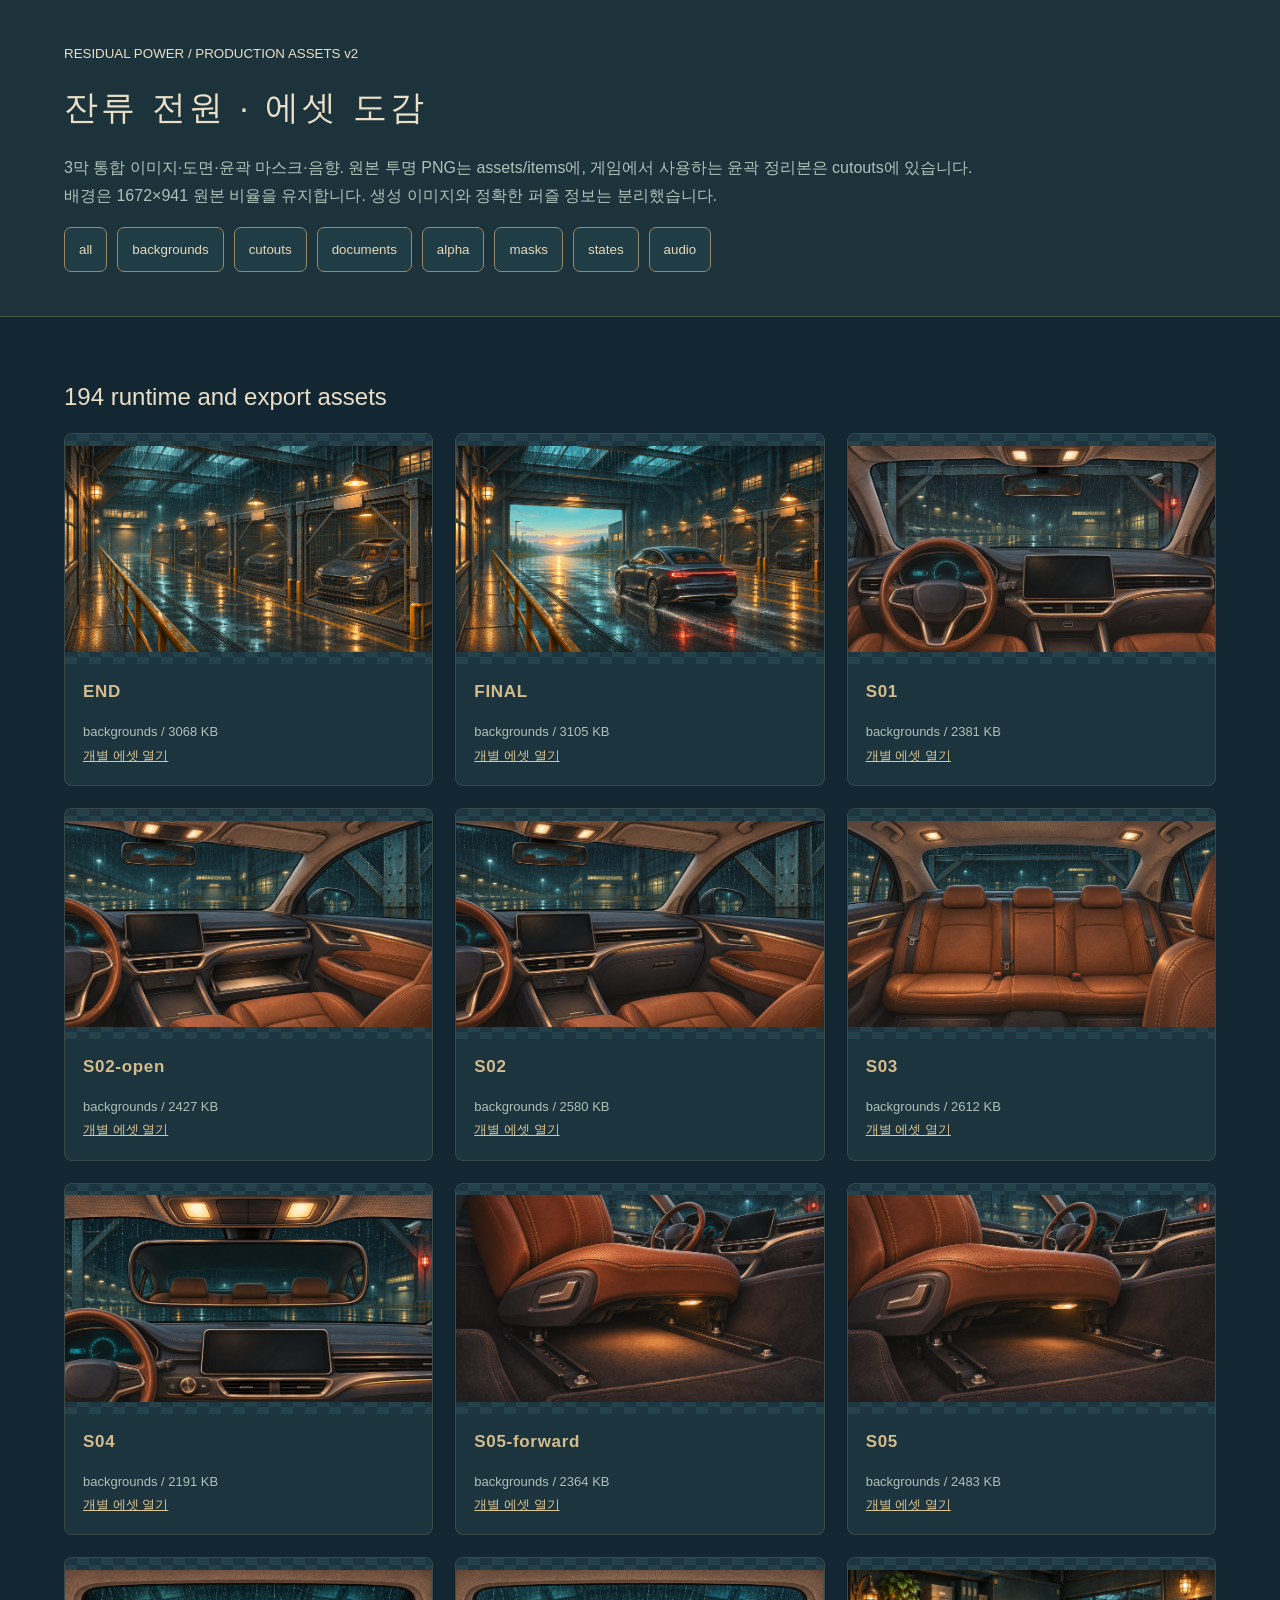
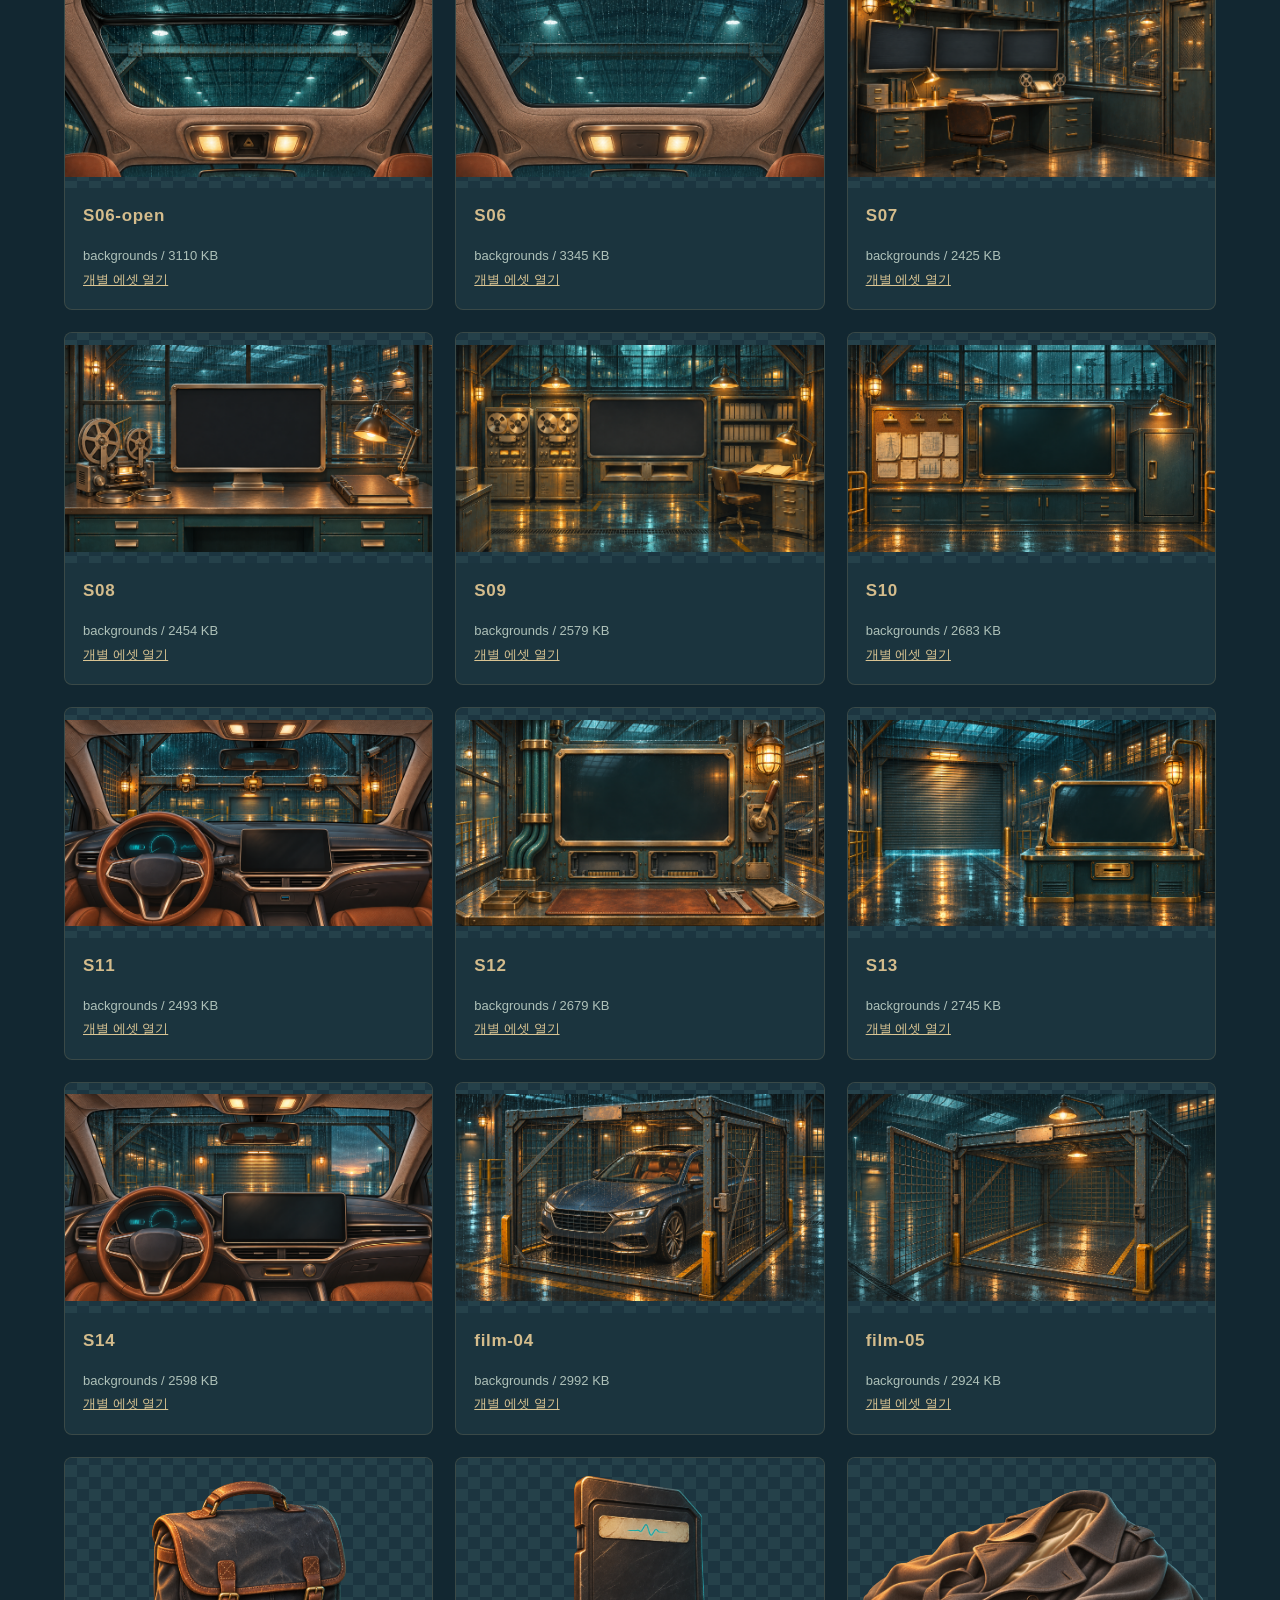
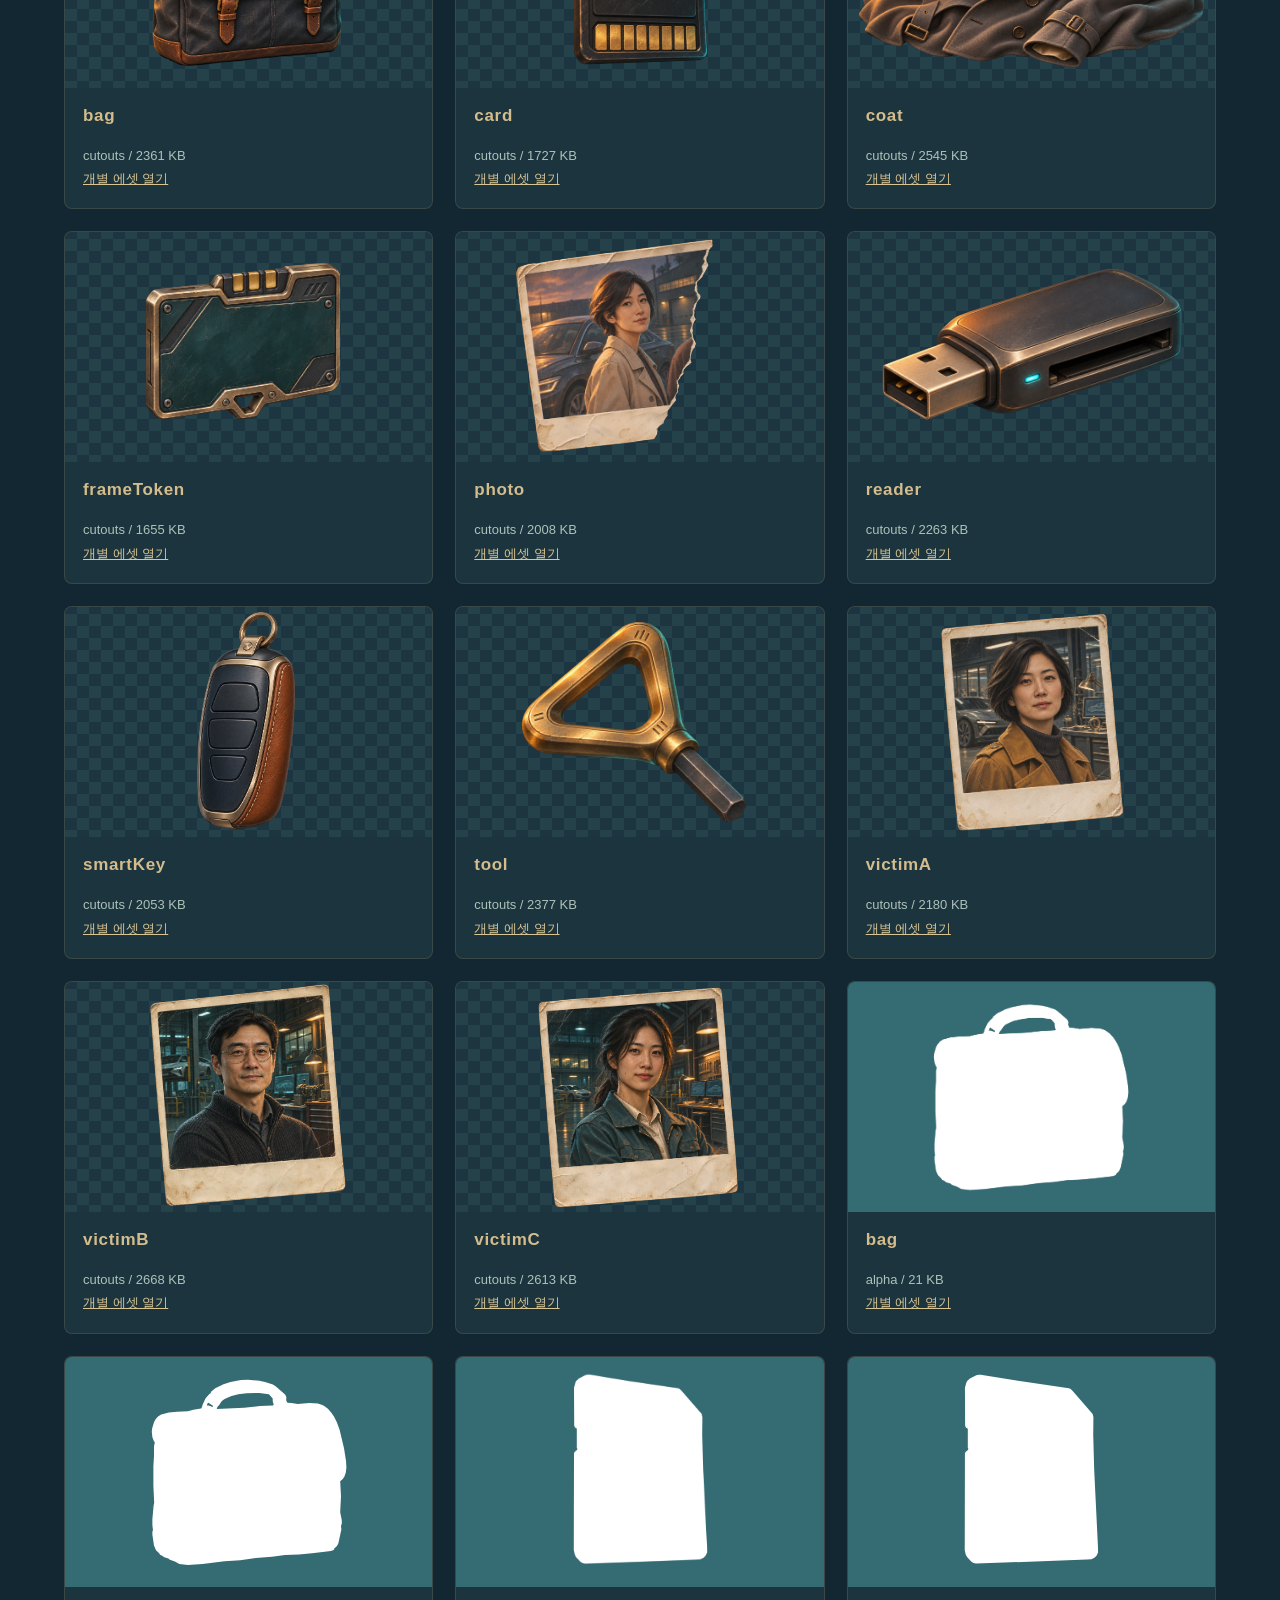
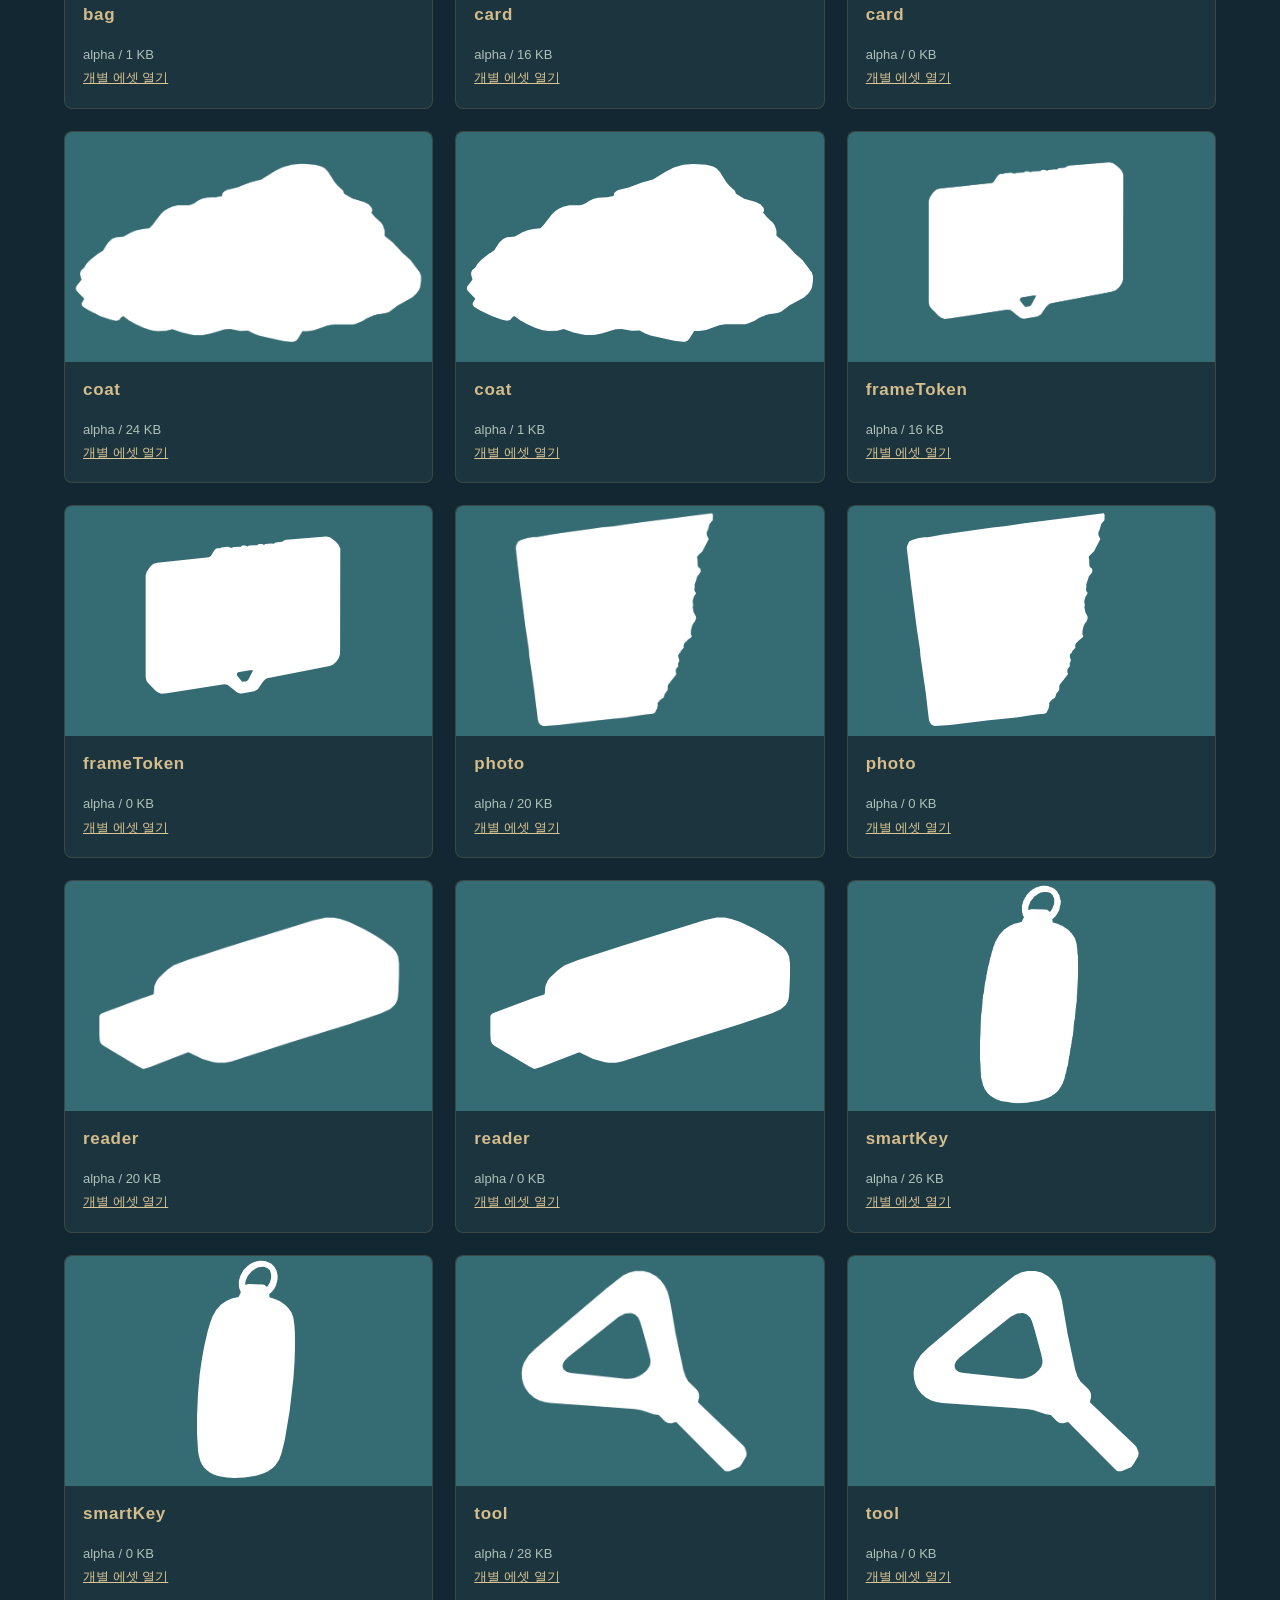
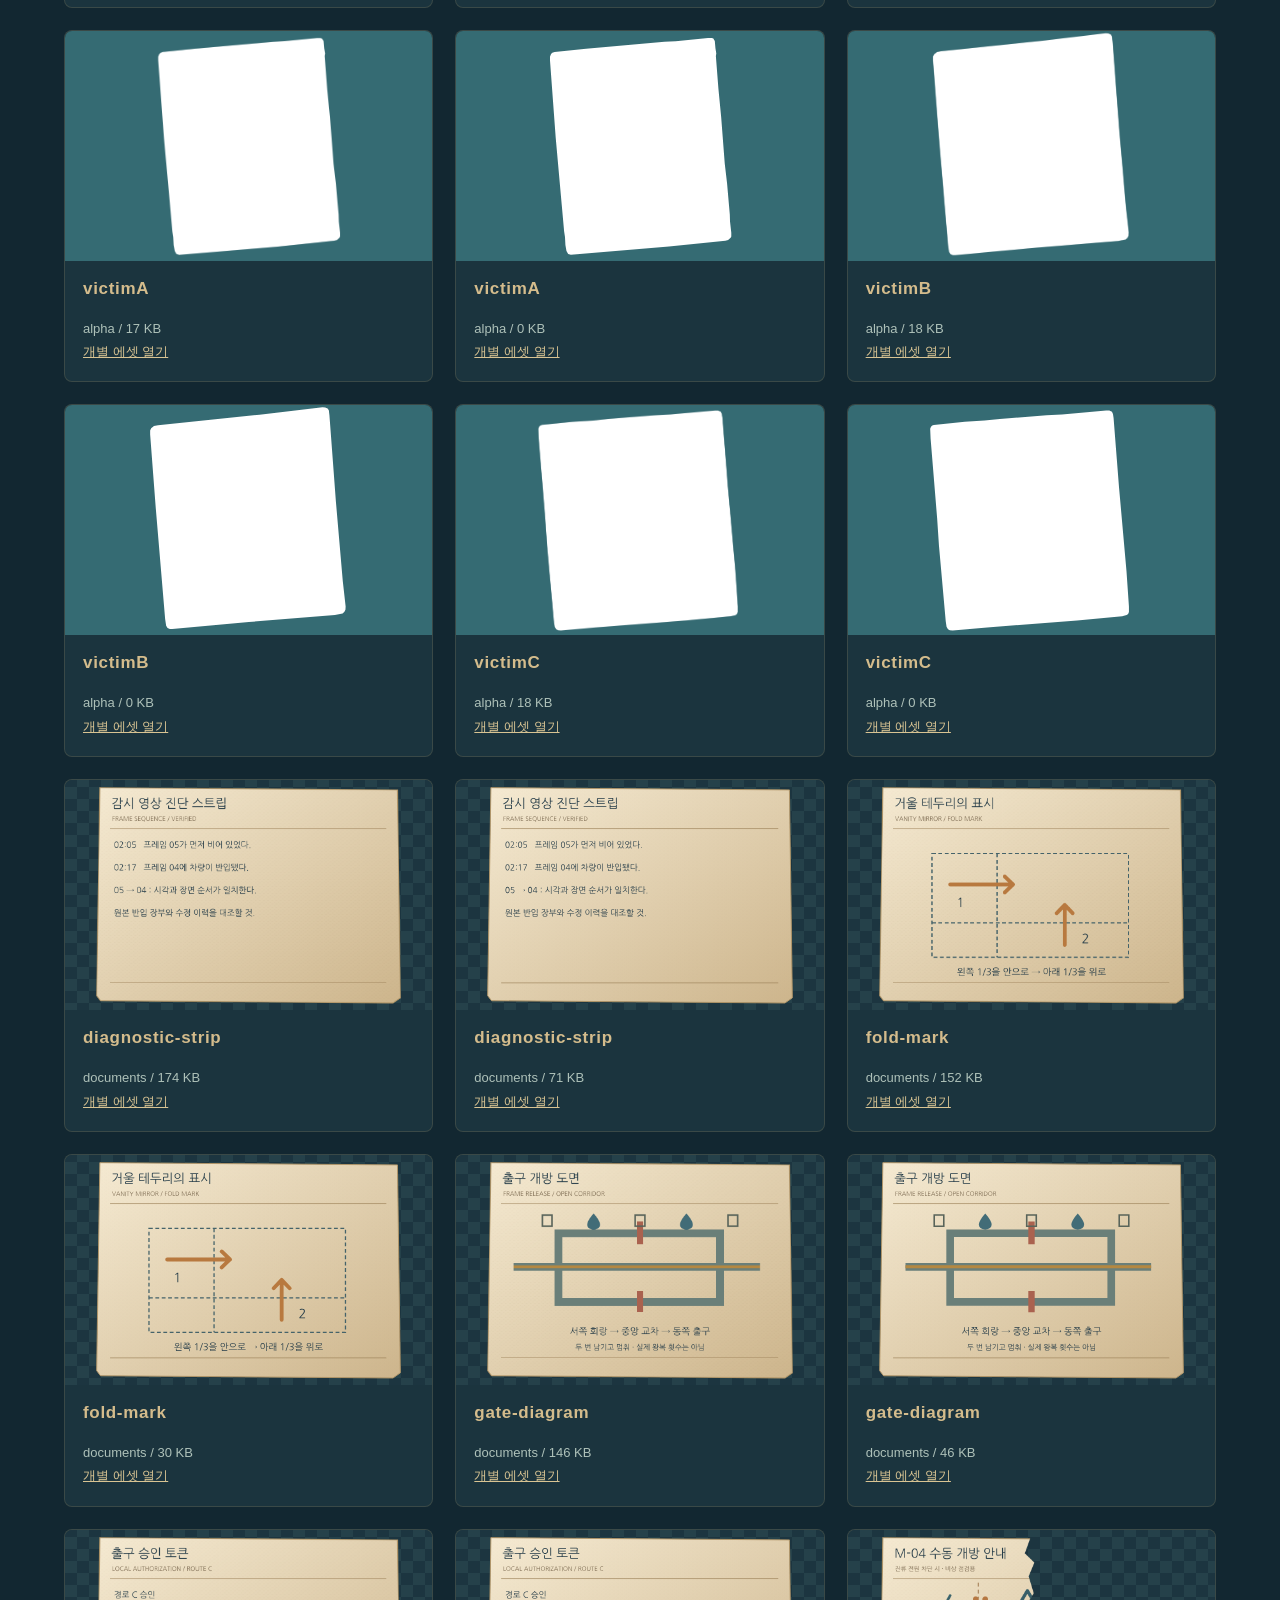
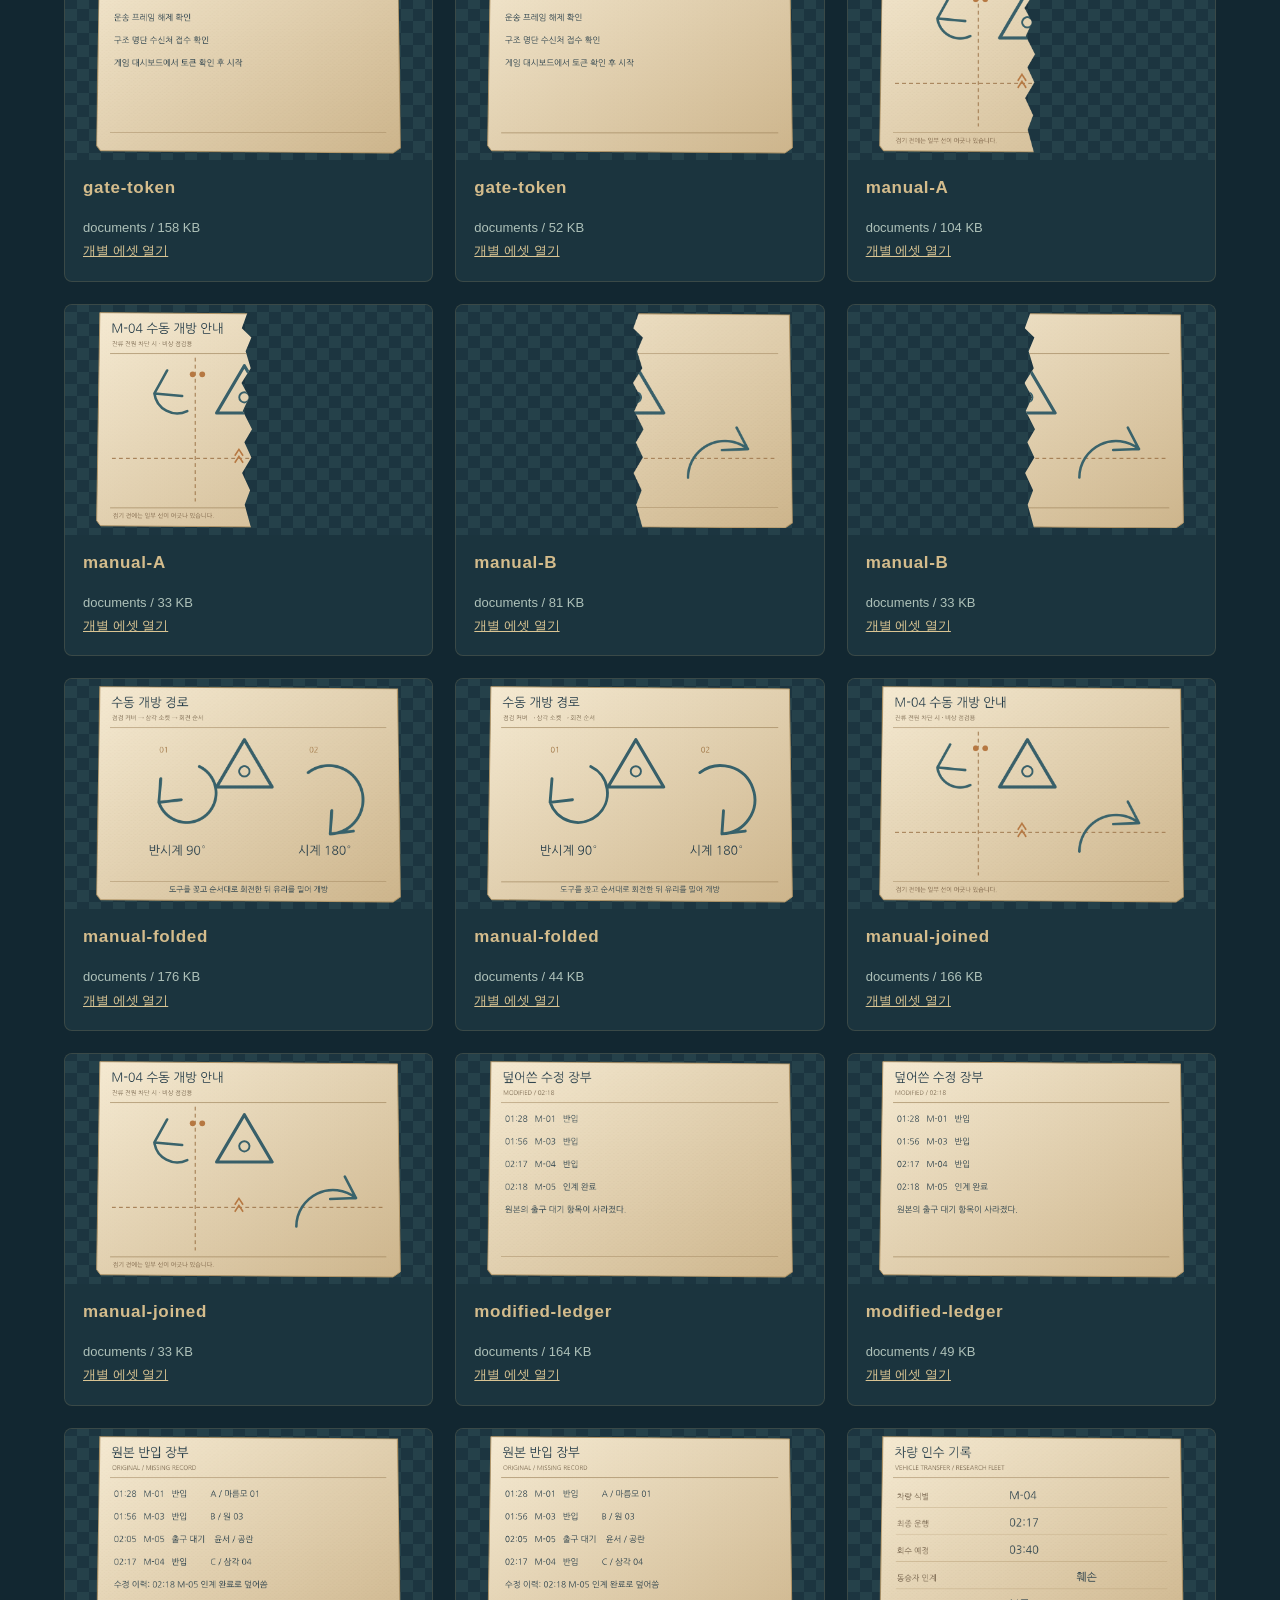
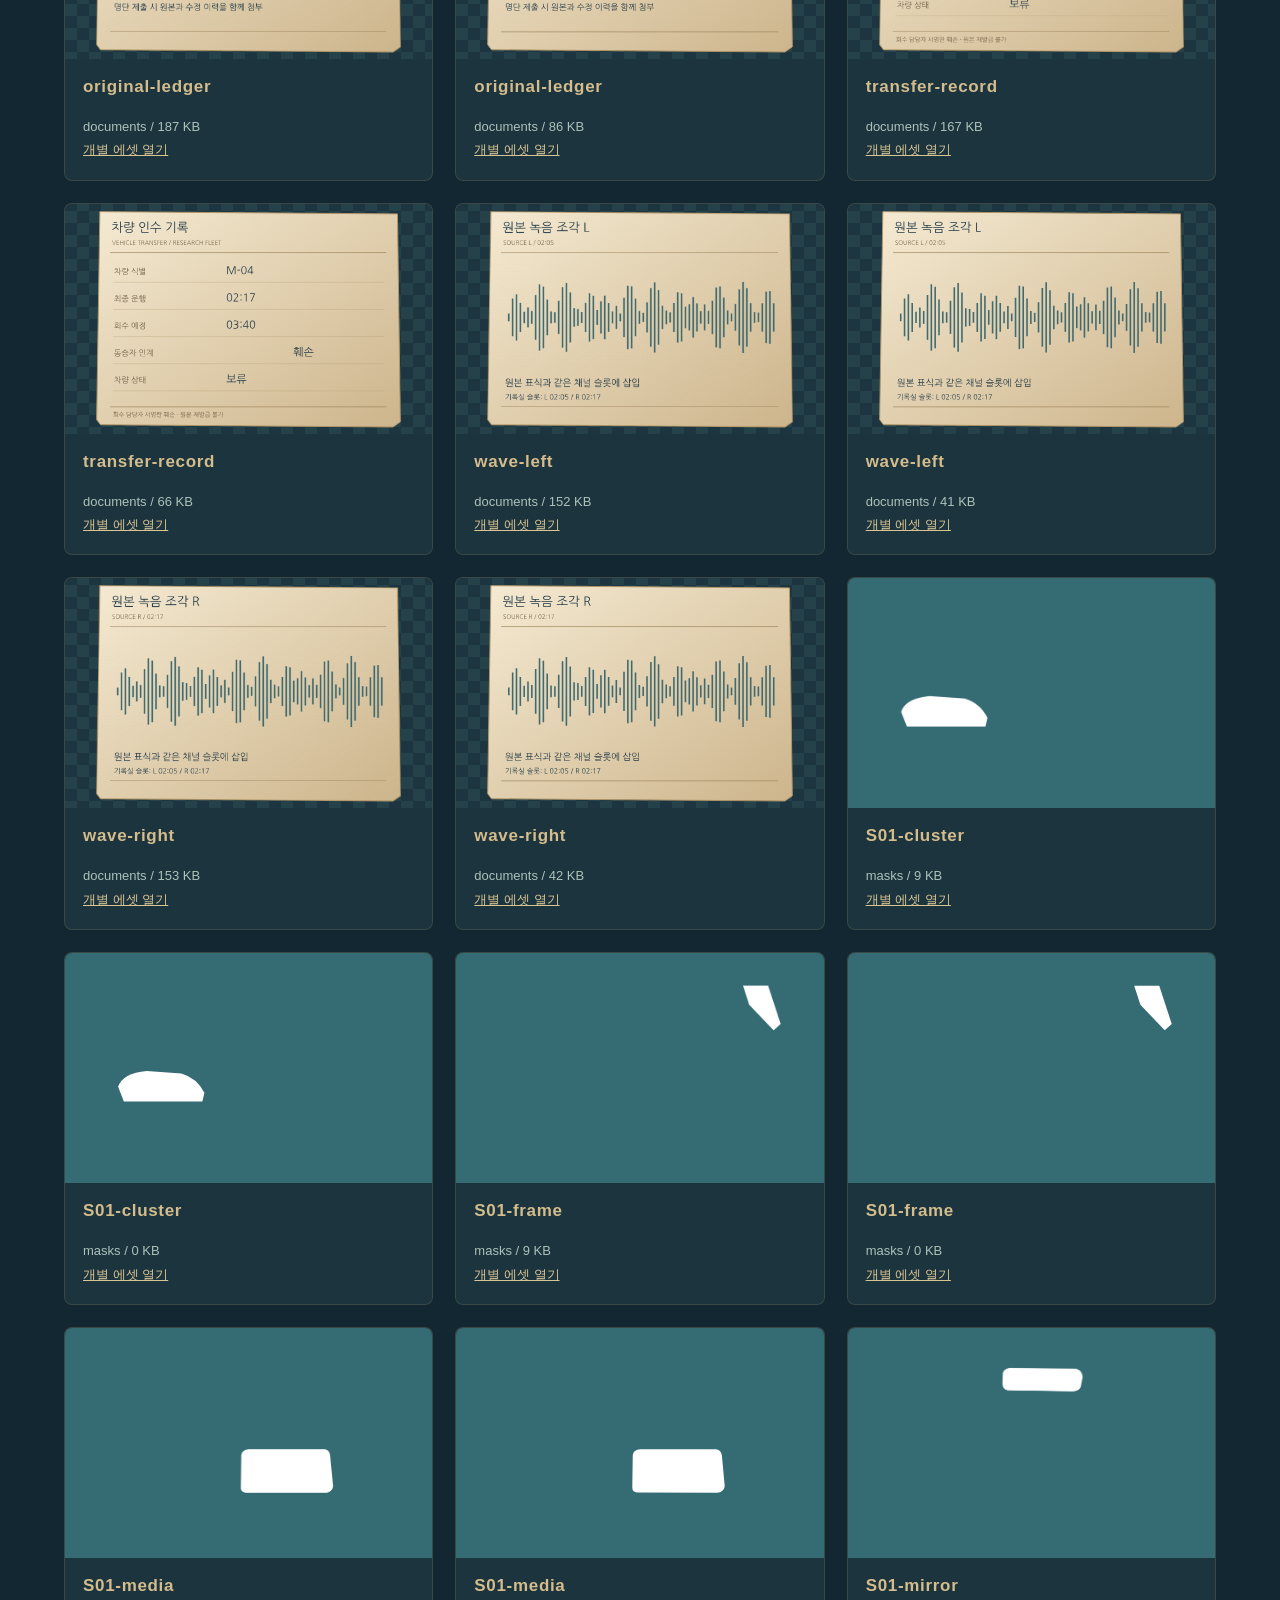
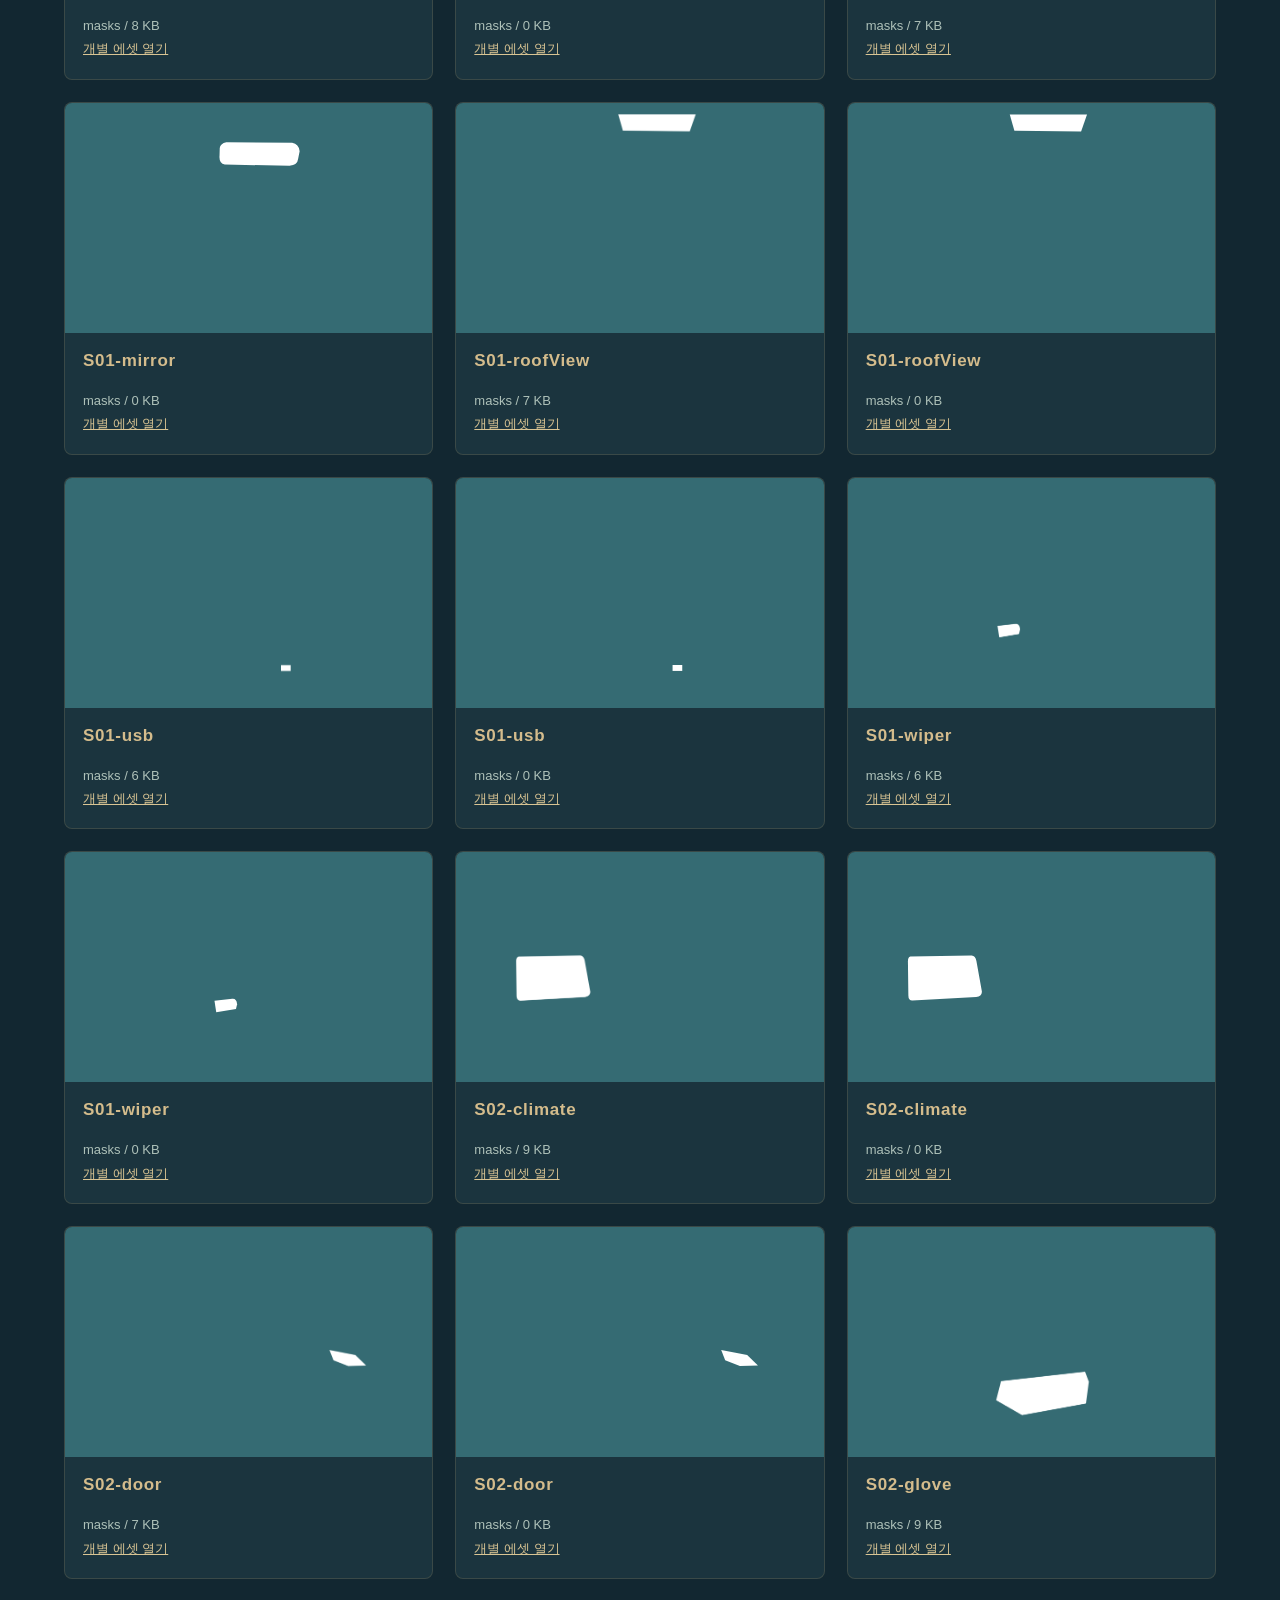
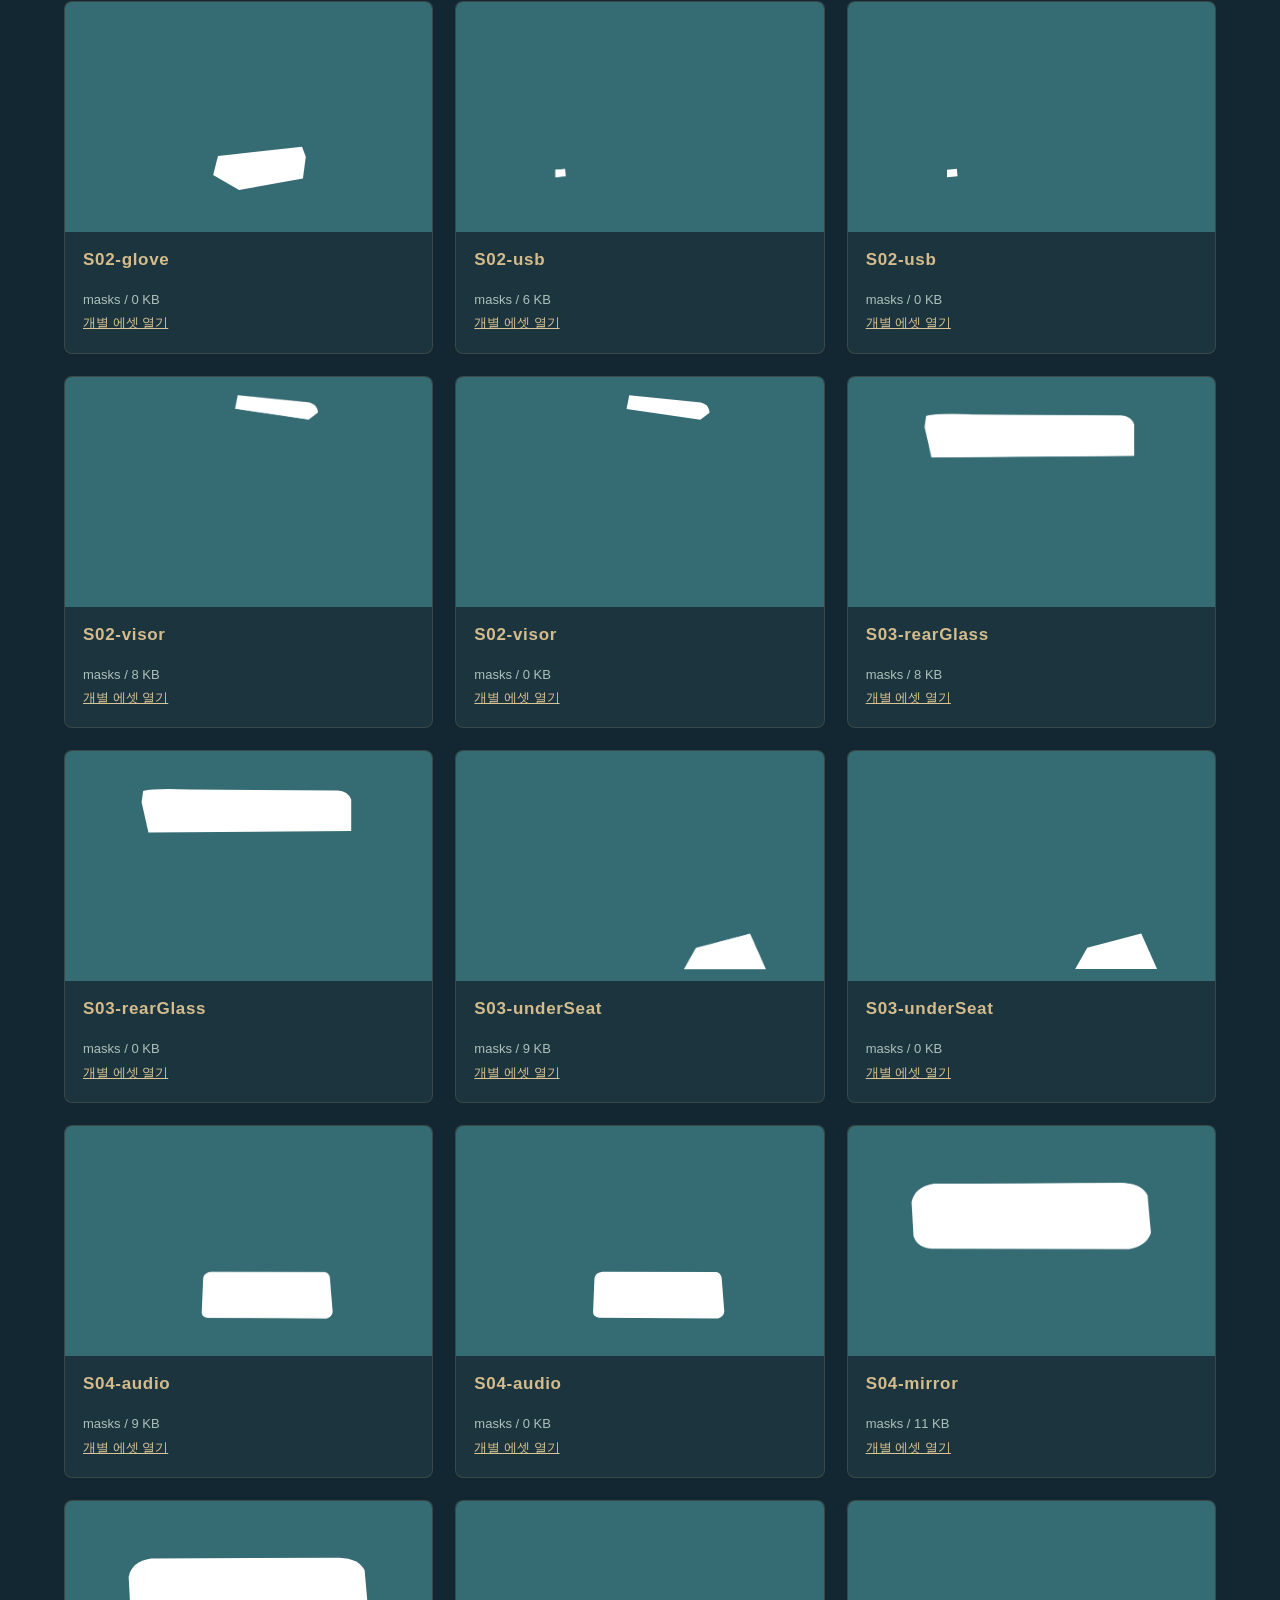
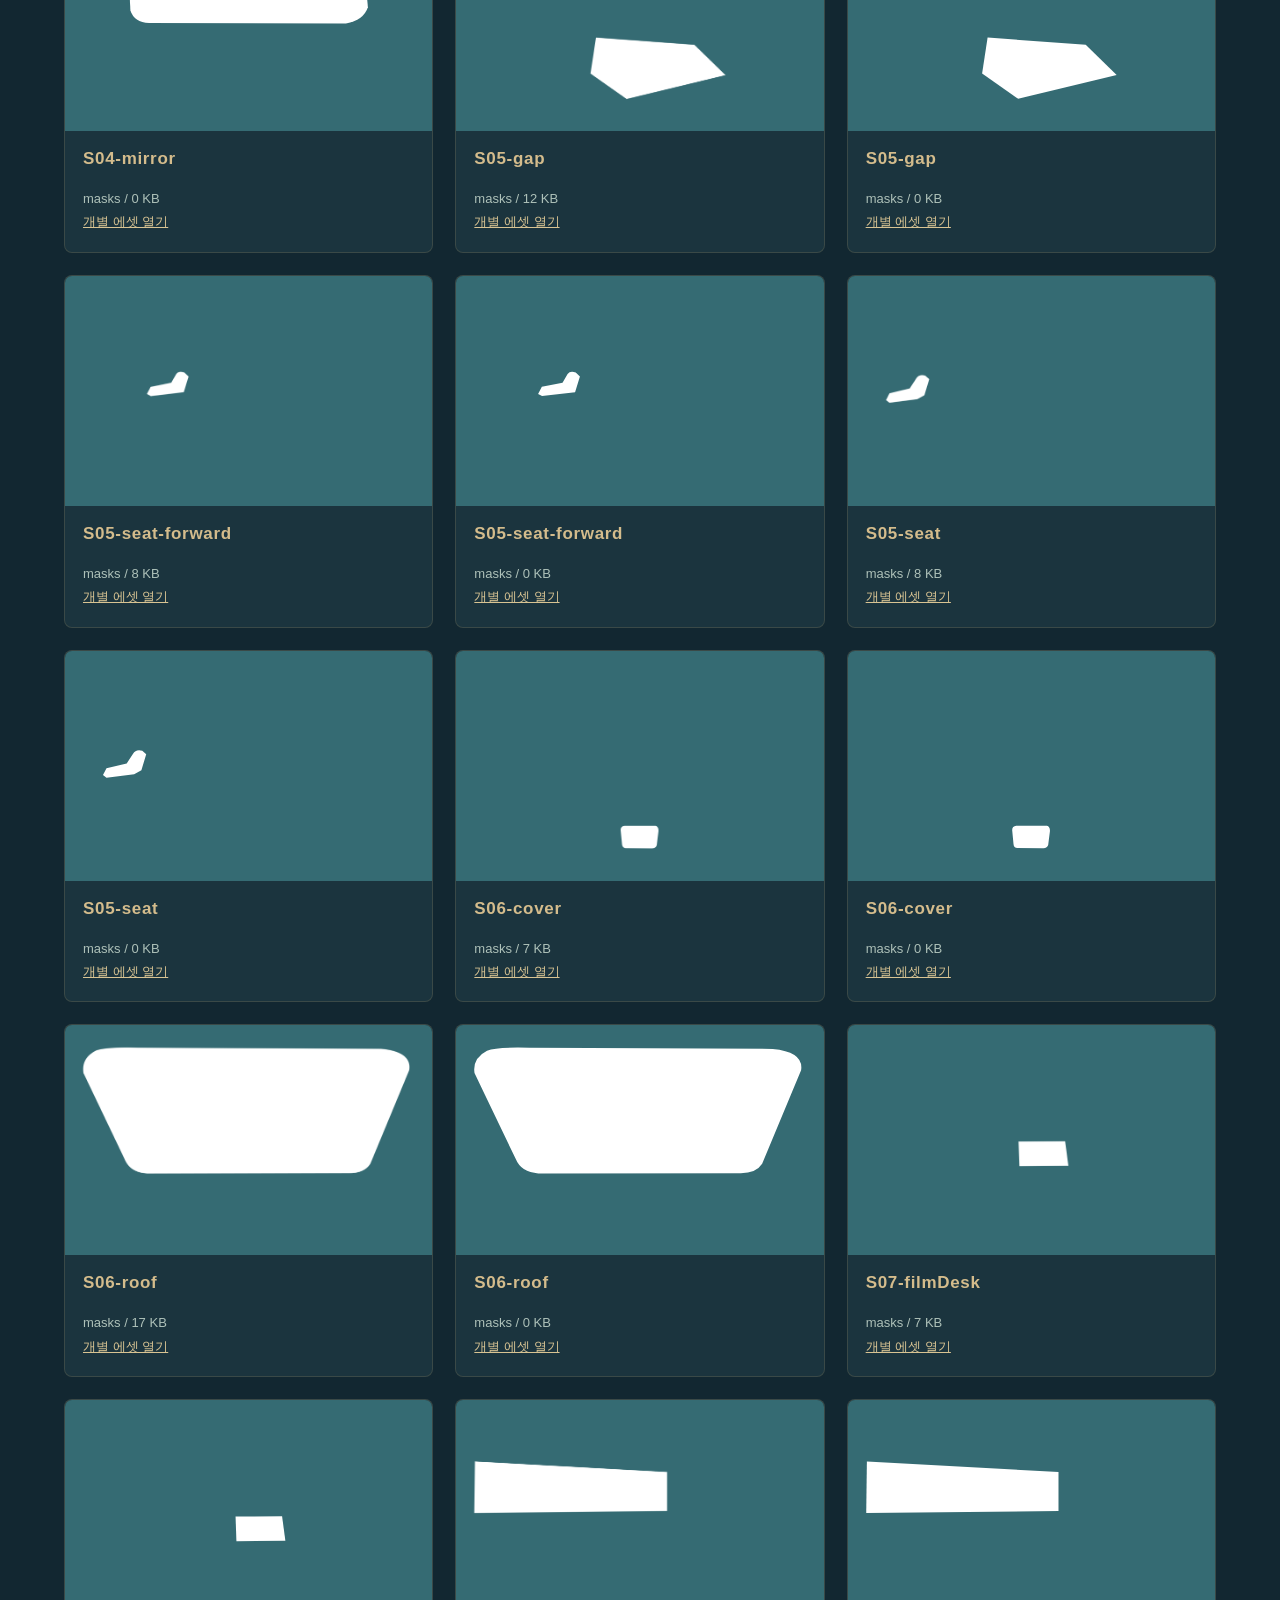
<file: Residual-Power-html버전/에셋도감.html>
<!doctype html><html lang="ko"><meta charset="utf-8"><meta name="viewport" content="width=device-width,initial-scale=1"><title>잔류 전원 3막 에셋 도감</title><style>body{margin:0;background:#122731;color:#e9dec7;font:16px sans-serif}header{padding:44px 5%;background:#1c333b;border-bottom:1px solid #baa27555}h1{font-weight:400;font-size:34px;letter-spacing:.1em}p{line-height:1.8;color:#aec1b9}main{padding:30px 5%}nav{display:flex;flex-wrap:wrap;gap:10px}button{background:#203c45;color:#e5d8ba;border:1px solid #9a8865;padding:14px;cursor:pointer;border-radius:7px}button.on{background:#61583c}section{display:grid;grid-template-columns:repeat(auto-fill,minmax(280px,1fr));gap:22px}article{background:#1b343e;border:1px solid #8e826044;border-radius:8px;overflow:hidden}article .image{height:230px;background:repeating-conic-gradient(#1c3540 0 25%,#25414a 0 50%) 0/24px 24px;display:flex;align-items:center;justify-content:center}img{max-width:100%;max-height:100%;object-fit:contain}article.alpha .image,article.masks .image{background:#356b73}article h3{font-size:17px;letter-spacing:.04em;color:#d4bc8c;margin:18px}article p{font-size:13px;margin:18px;word-break:break-all}a{color:#d9c493}audio{width:90%}h2{margin:36px 0 22px;font-weight:400}</style><header><small>RESIDUAL POWER / PRODUCTION ASSETS v2</small><h1>잔류 전원 · 에셋 도감</h1><p>3막 통합 이미지·도면·윤곽 마스크·음향. 원본 투명 PNG는 assets/items에, 게임에서 사용하는 윤곽 정리본은 cutouts에 있습니다.<br>배경은 1672×941 원본 비율을 유지합니다. 생성 이미지와 정확한 퍼즐 정보는 분리했습니다.</p><nav><button data-filter="all">all</button><button data-filter="backgrounds">backgrounds</button><button data-filter="cutouts">cutouts</button><button data-filter="documents">documents</button><button data-filter="alpha">alpha</button><button data-filter="masks">masks</button><button data-filter="states">states</button><button data-filter="audio">audio</button></nav></header><main><h2>194 runtime and export assets</h2><section><article class="backgrounds" data-category="backgrounds"><div class="image"><img loading="lazy" src="assets/backgrounds/END.png" alt="END"></div><h3>END</h3><p>backgrounds / 3068 KB<br><a href="assets/backgrounds/END.png" target="_blank">개별 에셋 열기</a></p></article><article class="backgrounds" data-category="backgrounds"><div class="image"><img loading="lazy" src="assets/backgrounds/FINAL.png" alt="FINAL"></div><h3>FINAL</h3><p>backgrounds / 3105 KB<br><a href="assets/backgrounds/FINAL.png" target="_blank">개별 에셋 열기</a></p></article><article class="backgrounds" data-category="backgrounds"><div class="image"><img loading="lazy" src="assets/backgrounds/S01.png" alt="S01"></div><h3>S01</h3><p>backgrounds / 2381 KB<br><a href="assets/backgrounds/S01.png" target="_blank">개별 에셋 열기</a></p></article><article class="backgrounds" data-category="backgrounds"><div class="image"><img loading="lazy" src="assets/backgrounds/S02-open.png" alt="S02-open"></div><h3>S02-open</h3><p>backgrounds / 2427 KB<br><a href="assets/backgrounds/S02-open.png" target="_blank">개별 에셋 열기</a></p></article><article class="backgrounds" data-category="backgrounds"><div class="image"><img loading="lazy" src="assets/backgrounds/S02.png" alt="S02"></div><h3>S02</h3><p>backgrounds / 2580 KB<br><a href="assets/backgrounds/S02.png" target="_blank">개별 에셋 열기</a></p></article><article class="backgrounds" data-category="backgrounds"><div class="image"><img loading="lazy" src="assets/backgrounds/S03.png" alt="S03"></div><h3>S03</h3><p>backgrounds / 2612 KB<br><a href="assets/backgrounds/S03.png" target="_blank">개별 에셋 열기</a></p></article><article class="backgrounds" data-category="backgrounds"><div class="image"><img loading="lazy" src="assets/backgrounds/S04.png" alt="S04"></div><h3>S04</h3><p>backgrounds / 2191 KB<br><a href="assets/backgrounds/S04.png" target="_blank">개별 에셋 열기</a></p></article><article class="backgrounds" data-category="backgrounds"><div class="image"><img loading="lazy" src="assets/backgrounds/S05-forward.png" alt="S05-forward"></div><h3>S05-forward</h3><p>backgrounds / 2364 KB<br><a href="assets/backgrounds/S05-forward.png" target="_blank">개별 에셋 열기</a></p></article><article class="backgrounds" data-category="backgrounds"><div class="image"><img loading="lazy" src="assets/backgrounds/S05.png" alt="S05"></div><h3>S05</h3><p>backgrounds / 2483 KB<br><a href="assets/backgrounds/S05.png" target="_blank">개별 에셋 열기</a></p></article><article class="backgrounds" data-category="backgrounds"><div class="image"><img loading="lazy" src="assets/backgrounds/S06-open.png" alt="S06-open"></div><h3>S06-open</h3><p>backgrounds / 3110 KB<br><a href="assets/backgrounds/S06-open.png" target="_blank">개별 에셋 열기</a></p></article><article class="backgrounds" data-category="backgrounds"><div class="image"><img loading="lazy" src="assets/backgrounds/S06.png" alt="S06"></div><h3>S06</h3><p>backgrounds / 3345 KB<br><a href="assets/backgrounds/S06.png" target="_blank">개별 에셋 열기</a></p></article><article class="backgrounds" data-category="backgrounds"><div class="image"><img loading="lazy" src="assets/backgrounds/S07.png" alt="S07"></div><h3>S07</h3><p>backgrounds / 2425 KB<br><a href="assets/backgrounds/S07.png" target="_blank">개별 에셋 열기</a></p></article><article class="backgrounds" data-category="backgrounds"><div class="image"><img loading="lazy" src="assets/backgrounds/S08.png" alt="S08"></div><h3>S08</h3><p>backgrounds / 2454 KB<br><a href="assets/backgrounds/S08.png" target="_blank">개별 에셋 열기</a></p></article><article class="backgrounds" data-category="backgrounds"><div class="image"><img loading="lazy" src="assets/backgrounds/S09.png" alt="S09"></div><h3>S09</h3><p>backgrounds / 2579 KB<br><a href="assets/backgrounds/S09.png" target="_blank">개별 에셋 열기</a></p></article><article class="backgrounds" data-category="backgrounds"><div class="image"><img loading="lazy" src="assets/backgrounds/S10.png" alt="S10"></div><h3>S10</h3><p>backgrounds / 2683 KB<br><a href="assets/backgrounds/S10.png" target="_blank">개별 에셋 열기</a></p></article><article class="backgrounds" data-category="backgrounds"><div class="image"><img loading="lazy" src="assets/backgrounds/S11.png" alt="S11"></div><h3>S11</h3><p>backgrounds / 2493 KB<br><a href="assets/backgrounds/S11.png" target="_blank">개별 에셋 열기</a></p></article><article class="backgrounds" data-category="backgrounds"><div class="image"><img loading="lazy" src="assets/backgrounds/S12.png" alt="S12"></div><h3>S12</h3><p>backgrounds / 2679 KB<br><a href="assets/backgrounds/S12.png" target="_blank">개별 에셋 열기</a></p></article><article class="backgrounds" data-category="backgrounds"><div class="image"><img loading="lazy" src="assets/backgrounds/S13.png" alt="S13"></div><h3>S13</h3><p>backgrounds / 2745 KB<br><a href="assets/backgrounds/S13.png" target="_blank">개별 에셋 열기</a></p></article><article class="backgrounds" data-category="backgrounds"><div class="image"><img loading="lazy" src="assets/backgrounds/S14.png" alt="S14"></div><h3>S14</h3><p>backgrounds / 2598 KB<br><a href="assets/backgrounds/S14.png" target="_blank">개별 에셋 열기</a></p></article><article class="backgrounds" data-category="backgrounds"><div class="image"><img loading="lazy" src="assets/backgrounds/film-04.png" alt="film-04"></div><h3>film-04</h3><p>backgrounds / 2992 KB<br><a href="assets/backgrounds/film-04.png" target="_blank">개별 에셋 열기</a></p></article><article class="backgrounds" data-category="backgrounds"><div class="image"><img loading="lazy" src="assets/backgrounds/film-05.png" alt="film-05"></div><h3>film-05</h3><p>backgrounds / 2924 KB<br><a href="assets/backgrounds/film-05.png" target="_blank">개별 에셋 열기</a></p></article><article class="cutouts" data-category="cutouts"><div class="image"><img loading="lazy" src="assets/cutouts/bag.svg" alt="bag"></div><h3>bag</h3><p>cutouts / 2361 KB<br><a href="assets/cutouts/bag.svg" target="_blank">개별 에셋 열기</a></p></article><article class="cutouts" data-category="cutouts"><div class="image"><img loading="lazy" src="assets/cutouts/card.svg" alt="card"></div><h3>card</h3><p>cutouts / 1727 KB<br><a href="assets/cutouts/card.svg" target="_blank">개별 에셋 열기</a></p></article><article class="cutouts" data-category="cutouts"><div class="image"><img loading="lazy" src="assets/cutouts/coat.svg" alt="coat"></div><h3>coat</h3><p>cutouts / 2545 KB<br><a href="assets/cutouts/coat.svg" target="_blank">개별 에셋 열기</a></p></article><article class="cutouts" data-category="cutouts"><div class="image"><img loading="lazy" src="assets/cutouts/frameToken.svg" alt="frameToken"></div><h3>frameToken</h3><p>cutouts / 1655 KB<br><a href="assets/cutouts/frameToken.svg" target="_blank">개별 에셋 열기</a></p></article><article class="cutouts" data-category="cutouts"><div class="image"><img loading="lazy" src="assets/cutouts/photo.svg" alt="photo"></div><h3>photo</h3><p>cutouts / 2008 KB<br><a href="assets/cutouts/photo.svg" target="_blank">개별 에셋 열기</a></p></article><article class="cutouts" data-category="cutouts"><div class="image"><img loading="lazy" src="assets/cutouts/reader.svg" alt="reader"></div><h3>reader</h3><p>cutouts / 2263 KB<br><a href="assets/cutouts/reader.svg" target="_blank">개별 에셋 열기</a></p></article><article class="cutouts" data-category="cutouts"><div class="image"><img loading="lazy" src="assets/cutouts/smartKey.svg" alt="smartKey"></div><h3>smartKey</h3><p>cutouts / 2053 KB<br><a href="assets/cutouts/smartKey.svg" target="_blank">개별 에셋 열기</a></p></article><article class="cutouts" data-category="cutouts"><div class="image"><img loading="lazy" src="assets/cutouts/tool.svg" alt="tool"></div><h3>tool</h3><p>cutouts / 2377 KB<br><a href="assets/cutouts/tool.svg" target="_blank">개별 에셋 열기</a></p></article><article class="cutouts" data-category="cutouts"><div class="image"><img loading="lazy" src="assets/cutouts/victimA.svg" alt="victimA"></div><h3>victimA</h3><p>cutouts / 2180 KB<br><a href="assets/cutouts/victimA.svg" target="_blank">개별 에셋 열기</a></p></article><article class="cutouts" data-category="cutouts"><div class="image"><img loading="lazy" src="assets/cutouts/victimB.svg" alt="victimB"></div><h3>victimB</h3><p>cutouts / 2668 KB<br><a href="assets/cutouts/victimB.svg" target="_blank">개별 에셋 열기</a></p></article><article class="cutouts" data-category="cutouts"><div class="image"><img loading="lazy" src="assets/cutouts/victimC.svg" alt="victimC"></div><h3>victimC</h3><p>cutouts / 2613 KB<br><a href="assets/cutouts/victimC.svg" target="_blank">개별 에셋 열기</a></p></article><article class="alpha" data-category="alpha"><div class="image"><img loading="lazy" src="assets/alpha/bag.png" alt="bag"></div><h3>bag</h3><p>alpha / 21 KB<br><a href="assets/alpha/bag.png" target="_blank">개별 에셋 열기</a></p></article><article class="alpha" data-category="alpha"><div class="image"><img loading="lazy" src="assets/alpha/bag.svg" alt="bag"></div><h3>bag</h3><p>alpha / 1 KB<br><a href="assets/alpha/bag.svg" target="_blank">개별 에셋 열기</a></p></article><article class="alpha" data-category="alpha"><div class="image"><img loading="lazy" src="assets/alpha/card.png" alt="card"></div><h3>card</h3><p>alpha / 16 KB<br><a href="assets/alpha/card.png" target="_blank">개별 에셋 열기</a></p></article><article class="alpha" data-category="alpha"><div class="image"><img loading="lazy" src="assets/alpha/card.svg" alt="card"></div><h3>card</h3><p>alpha / 0 KB<br><a href="assets/alpha/card.svg" target="_blank">개별 에셋 열기</a></p></article><article class="alpha" data-category="alpha"><div class="image"><img loading="lazy" src="assets/alpha/coat.png" alt="coat"></div><h3>coat</h3><p>alpha / 24 KB<br><a href="assets/alpha/coat.png" target="_blank">개별 에셋 열기</a></p></article><article class="alpha" data-category="alpha"><div class="image"><img loading="lazy" src="assets/alpha/coat.svg" alt="coat"></div><h3>coat</h3><p>alpha / 1 KB<br><a href="assets/alpha/coat.svg" target="_blank">개별 에셋 열기</a></p></article><article class="alpha" data-category="alpha"><div class="image"><img loading="lazy" src="assets/alpha/frameToken.png" alt="frameToken"></div><h3>frameToken</h3><p>alpha / 16 KB<br><a href="assets/alpha/frameToken.png" target="_blank">개별 에셋 열기</a></p></article><article class="alpha" data-category="alpha"><div class="image"><img loading="lazy" src="assets/alpha/frameToken.svg" alt="frameToken"></div><h3>frameToken</h3><p>alpha / 0 KB<br><a href="assets/alpha/frameToken.svg" target="_blank">개별 에셋 열기</a></p></article><article class="alpha" data-category="alpha"><div class="image"><img loading="lazy" src="assets/alpha/photo.png" alt="photo"></div><h3>photo</h3><p>alpha / 20 KB<br><a href="assets/alpha/photo.png" target="_blank">개별 에셋 열기</a></p></article><article class="alpha" data-category="alpha"><div class="image"><img loading="lazy" src="assets/alpha/photo.svg" alt="photo"></div><h3>photo</h3><p>alpha / 0 KB<br><a href="assets/alpha/photo.svg" target="_blank">개별 에셋 열기</a></p></article><article class="alpha" data-category="alpha"><div class="image"><img loading="lazy" src="assets/alpha/reader.png" alt="reader"></div><h3>reader</h3><p>alpha / 20 KB<br><a href="assets/alpha/reader.png" target="_blank">개별 에셋 열기</a></p></article><article class="alpha" data-category="alpha"><div class="image"><img loading="lazy" src="assets/alpha/reader.svg" alt="reader"></div><h3>reader</h3><p>alpha / 0 KB<br><a href="assets/alpha/reader.svg" target="_blank">개별 에셋 열기</a></p></article><article class="alpha" data-category="alpha"><div class="image"><img loading="lazy" src="assets/alpha/smartKey.png" alt="smartKey"></div><h3>smartKey</h3><p>alpha / 26 KB<br><a href="assets/alpha/smartKey.png" target="_blank">개별 에셋 열기</a></p></article><article class="alpha" data-category="alpha"><div class="image"><img loading="lazy" src="assets/alpha/smartKey.svg" alt="smartKey"></div><h3>smartKey</h3><p>alpha / 0 KB<br><a href="assets/alpha/smartKey.svg" target="_blank">개별 에셋 열기</a></p></article><article class="alpha" data-category="alpha"><div class="image"><img loading="lazy" src="assets/alpha/tool.png" alt="tool"></div><h3>tool</h3><p>alpha / 28 KB<br><a href="assets/alpha/tool.png" target="_blank">개별 에셋 열기</a></p></article><article class="alpha" data-category="alpha"><div class="image"><img loading="lazy" src="assets/alpha/tool.svg" alt="tool"></div><h3>tool</h3><p>alpha / 0 KB<br><a href="assets/alpha/tool.svg" target="_blank">개별 에셋 열기</a></p></article><article class="alpha" data-category="alpha"><div class="image"><img loading="lazy" src="assets/alpha/victimA.png" alt="victimA"></div><h3>victimA</h3><p>alpha / 17 KB<br><a href="assets/alpha/victimA.png" target="_blank">개별 에셋 열기</a></p></article><article class="alpha" data-category="alpha"><div class="image"><img loading="lazy" src="assets/alpha/victimA.svg" alt="victimA"></div><h3>victimA</h3><p>alpha / 0 KB<br><a href="assets/alpha/victimA.svg" target="_blank">개별 에셋 열기</a></p></article><article class="alpha" data-category="alpha"><div class="image"><img loading="lazy" src="assets/alpha/victimB.png" alt="victimB"></div><h3>victimB</h3><p>alpha / 18 KB<br><a href="assets/alpha/victimB.png" target="_blank">개별 에셋 열기</a></p></article><article class="alpha" data-category="alpha"><div class="image"><img loading="lazy" src="assets/alpha/victimB.svg" alt="victimB"></div><h3>victimB</h3><p>alpha / 0 KB<br><a href="assets/alpha/victimB.svg" target="_blank">개별 에셋 열기</a></p></article><article class="alpha" data-category="alpha"><div class="image"><img loading="lazy" src="assets/alpha/victimC.png" alt="victimC"></div><h3>victimC</h3><p>alpha / 18 KB<br><a href="assets/alpha/victimC.png" target="_blank">개별 에셋 열기</a></p></article><article class="alpha" data-category="alpha"><div class="image"><img loading="lazy" src="assets/alpha/victimC.svg" alt="victimC"></div><h3>victimC</h3><p>alpha / 0 KB<br><a href="assets/alpha/victimC.svg" target="_blank">개별 에셋 열기</a></p></article><article class="documents" data-category="documents"><div class="image"><img loading="lazy" src="assets/documents/diagnostic-strip.png" alt="diagnostic-strip"></div><h3>diagnostic-strip</h3><p>documents / 174 KB<br><a href="assets/documents/diagnostic-strip.png" target="_blank">개별 에셋 열기</a></p></article><article class="documents" data-category="documents"><div class="image"><img loading="lazy" src="assets/documents/diagnostic-strip.svg" alt="diagnostic-strip"></div><h3>diagnostic-strip</h3><p>documents / 71 KB<br><a href="assets/documents/diagnostic-strip.svg" target="_blank">개별 에셋 열기</a></p></article><article class="documents" data-category="documents"><div class="image"><img loading="lazy" src="assets/documents/fold-mark.png" alt="fold-mark"></div><h3>fold-mark</h3><p>documents / 152 KB<br><a href="assets/documents/fold-mark.png" target="_blank">개별 에셋 열기</a></p></article><article class="documents" data-category="documents"><div class="image"><img loading="lazy" src="assets/documents/fold-mark.svg" alt="fold-mark"></div><h3>fold-mark</h3><p>documents / 30 KB<br><a href="assets/documents/fold-mark.svg" target="_blank">개별 에셋 열기</a></p></article><article class="documents" data-category="documents"><div class="image"><img loading="lazy" src="assets/documents/gate-diagram.png" alt="gate-diagram"></div><h3>gate-diagram</h3><p>documents / 146 KB<br><a href="assets/documents/gate-diagram.png" target="_blank">개별 에셋 열기</a></p></article><article class="documents" data-category="documents"><div class="image"><img loading="lazy" src="assets/documents/gate-diagram.svg" alt="gate-diagram"></div><h3>gate-diagram</h3><p>documents / 46 KB<br><a href="assets/documents/gate-diagram.svg" target="_blank">개별 에셋 열기</a></p></article><article class="documents" data-category="documents"><div class="image"><img loading="lazy" src="assets/documents/gate-token.png" alt="gate-token"></div><h3>gate-token</h3><p>documents / 158 KB<br><a href="assets/documents/gate-token.png" target="_blank">개별 에셋 열기</a></p></article><article class="documents" data-category="documents"><div class="image"><img loading="lazy" src="assets/documents/gate-token.svg" alt="gate-token"></div><h3>gate-token</h3><p>documents / 52 KB<br><a href="assets/documents/gate-token.svg" target="_blank">개별 에셋 열기</a></p></article><article class="documents" data-category="documents"><div class="image"><img loading="lazy" src="assets/documents/manual-A.png" alt="manual-A"></div><h3>manual-A</h3><p>documents / 104 KB<br><a href="assets/documents/manual-A.png" target="_blank">개별 에셋 열기</a></p></article><article class="documents" data-category="documents"><div class="image"><img loading="lazy" src="assets/documents/manual-A.svg" alt="manual-A"></div><h3>manual-A</h3><p>documents / 33 KB<br><a href="assets/documents/manual-A.svg" target="_blank">개별 에셋 열기</a></p></article><article class="documents" data-category="documents"><div class="image"><img loading="lazy" src="assets/documents/manual-B.png" alt="manual-B"></div><h3>manual-B</h3><p>documents / 81 KB<br><a href="assets/documents/manual-B.png" target="_blank">개별 에셋 열기</a></p></article><article class="documents" data-category="documents"><div class="image"><img loading="lazy" src="assets/documents/manual-B.svg" alt="manual-B"></div><h3>manual-B</h3><p>documents / 33 KB<br><a href="assets/documents/manual-B.svg" target="_blank">개별 에셋 열기</a></p></article><article class="documents" data-category="documents"><div class="image"><img loading="lazy" src="assets/documents/manual-folded.png" alt="manual-folded"></div><h3>manual-folded</h3><p>documents / 176 KB<br><a href="assets/documents/manual-folded.png" target="_blank">개별 에셋 열기</a></p></article><article class="documents" data-category="documents"><div class="image"><img loading="lazy" src="assets/documents/manual-folded.svg" alt="manual-folded"></div><h3>manual-folded</h3><p>documents / 44 KB<br><a href="assets/documents/manual-folded.svg" target="_blank">개별 에셋 열기</a></p></article><article class="documents" data-category="documents"><div class="image"><img loading="lazy" src="assets/documents/manual-joined.png" alt="manual-joined"></div><h3>manual-joined</h3><p>documents / 166 KB<br><a href="assets/documents/manual-joined.png" target="_blank">개별 에셋 열기</a></p></article><article class="documents" data-category="documents"><div class="image"><img loading="lazy" src="assets/documents/manual-joined.svg" alt="manual-joined"></div><h3>manual-joined</h3><p>documents / 33 KB<br><a href="assets/documents/manual-joined.svg" target="_blank">개별 에셋 열기</a></p></article><article class="documents" data-category="documents"><div class="image"><img loading="lazy" src="assets/documents/modified-ledger.png" alt="modified-ledger"></div><h3>modified-ledger</h3><p>documents / 164 KB<br><a href="assets/documents/modified-ledger.png" target="_blank">개별 에셋 열기</a></p></article><article class="documents" data-category="documents"><div class="image"><img loading="lazy" src="assets/documents/modified-ledger.svg" alt="modified-ledger"></div><h3>modified-ledger</h3><p>documents / 49 KB<br><a href="assets/documents/modified-ledger.svg" target="_blank">개별 에셋 열기</a></p></article><article class="documents" data-category="documents"><div class="image"><img loading="lazy" src="assets/documents/original-ledger.png" alt="original-ledger"></div><h3>original-ledger</h3><p>documents / 187 KB<br><a href="assets/documents/original-ledger.png" target="_blank">개별 에셋 열기</a></p></article><article class="documents" data-category="documents"><div class="image"><img loading="lazy" src="assets/documents/original-ledger.svg" alt="original-ledger"></div><h3>original-ledger</h3><p>documents / 86 KB<br><a href="assets/documents/original-ledger.svg" target="_blank">개별 에셋 열기</a></p></article><article class="documents" data-category="documents"><div class="image"><img loading="lazy" src="assets/documents/transfer-record.png" alt="transfer-record"></div><h3>transfer-record</h3><p>documents / 167 KB<br><a href="assets/documents/transfer-record.png" target="_blank">개별 에셋 열기</a></p></article><article class="documents" data-category="documents"><div class="image"><img loading="lazy" src="assets/documents/transfer-record.svg" alt="transfer-record"></div><h3>transfer-record</h3><p>documents / 66 KB<br><a href="assets/documents/transfer-record.svg" target="_blank">개별 에셋 열기</a></p></article><article class="documents" data-category="documents"><div class="image"><img loading="lazy" src="assets/documents/wave-left.png" alt="wave-left"></div><h3>wave-left</h3><p>documents / 152 KB<br><a href="assets/documents/wave-left.png" target="_blank">개별 에셋 열기</a></p></article><article class="documents" data-category="documents"><div class="image"><img loading="lazy" src="assets/documents/wave-left.svg" alt="wave-left"></div><h3>wave-left</h3><p>documents / 41 KB<br><a href="assets/documents/wave-left.svg" target="_blank">개별 에셋 열기</a></p></article><article class="documents" data-category="documents"><div class="image"><img loading="lazy" src="assets/documents/wave-right.png" alt="wave-right"></div><h3>wave-right</h3><p>documents / 153 KB<br><a href="assets/documents/wave-right.png" target="_blank">개별 에셋 열기</a></p></article><article class="documents" data-category="documents"><div class="image"><img loading="lazy" src="assets/documents/wave-right.svg" alt="wave-right"></div><h3>wave-right</h3><p>documents / 42 KB<br><a href="assets/documents/wave-right.svg" target="_blank">개별 에셋 열기</a></p></article><article class="masks" data-category="masks"><div class="image"><img loading="lazy" src="assets/masks/S01-cluster.png" alt="S01-cluster"></div><h3>S01-cluster</h3><p>masks / 9 KB<br><a href="assets/masks/S01-cluster.png" target="_blank">개별 에셋 열기</a></p></article><article class="masks" data-category="masks"><div class="image"><img loading="lazy" src="assets/masks/S01-cluster.svg" alt="S01-cluster"></div><h3>S01-cluster</h3><p>masks / 0 KB<br><a href="assets/masks/S01-cluster.svg" target="_blank">개별 에셋 열기</a></p></article><article class="masks" data-category="masks"><div class="image"><img loading="lazy" src="assets/masks/S01-frame.png" alt="S01-frame"></div><h3>S01-frame</h3><p>masks / 9 KB<br><a href="assets/masks/S01-frame.png" target="_blank">개별 에셋 열기</a></p></article><article class="masks" data-category="masks"><div class="image"><img loading="lazy" src="assets/masks/S01-frame.svg" alt="S01-frame"></div><h3>S01-frame</h3><p>masks / 0 KB<br><a href="assets/masks/S01-frame.svg" target="_blank">개별 에셋 열기</a></p></article><article class="masks" data-category="masks"><div class="image"><img loading="lazy" src="assets/masks/S01-media.png" alt="S01-media"></div><h3>S01-media</h3><p>masks / 8 KB<br><a href="assets/masks/S01-media.png" target="_blank">개별 에셋 열기</a></p></article><article class="masks" data-category="masks"><div class="image"><img loading="lazy" src="assets/masks/S01-media.svg" alt="S01-media"></div><h3>S01-media</h3><p>masks / 0 KB<br><a href="assets/masks/S01-media.svg" target="_blank">개별 에셋 열기</a></p></article><article class="masks" data-category="masks"><div class="image"><img loading="lazy" src="assets/masks/S01-mirror.png" alt="S01-mirror"></div><h3>S01-mirror</h3><p>masks / 7 KB<br><a href="assets/masks/S01-mirror.png" target="_blank">개별 에셋 열기</a></p></article><article class="masks" data-category="masks"><div class="image"><img loading="lazy" src="assets/masks/S01-mirror.svg" alt="S01-mirror"></div><h3>S01-mirror</h3><p>masks / 0 KB<br><a href="assets/masks/S01-mirror.svg" target="_blank">개별 에셋 열기</a></p></article><article class="masks" data-category="masks"><div class="image"><img loading="lazy" src="assets/masks/S01-roofView.png" alt="S01-roofView"></div><h3>S01-roofView</h3><p>masks / 7 KB<br><a href="assets/masks/S01-roofView.png" target="_blank">개별 에셋 열기</a></p></article><article class="masks" data-category="masks"><div class="image"><img loading="lazy" src="assets/masks/S01-roofView.svg" alt="S01-roofView"></div><h3>S01-roofView</h3><p>masks / 0 KB<br><a href="assets/masks/S01-roofView.svg" target="_blank">개별 에셋 열기</a></p></article><article class="masks" data-category="masks"><div class="image"><img loading="lazy" src="assets/masks/S01-usb.png" alt="S01-usb"></div><h3>S01-usb</h3><p>masks / 6 KB<br><a href="assets/masks/S01-usb.png" target="_blank">개별 에셋 열기</a></p></article><article class="masks" data-category="masks"><div class="image"><img loading="lazy" src="assets/masks/S01-usb.svg" alt="S01-usb"></div><h3>S01-usb</h3><p>masks / 0 KB<br><a href="assets/masks/S01-usb.svg" target="_blank">개별 에셋 열기</a></p></article><article class="masks" data-category="masks"><div class="image"><img loading="lazy" src="assets/masks/S01-wiper.png" alt="S01-wiper"></div><h3>S01-wiper</h3><p>masks / 6 KB<br><a href="assets/masks/S01-wiper.png" target="_blank">개별 에셋 열기</a></p></article><article class="masks" data-category="masks"><div class="image"><img loading="lazy" src="assets/masks/S01-wiper.svg" alt="S01-wiper"></div><h3>S01-wiper</h3><p>masks / 0 KB<br><a href="assets/masks/S01-wiper.svg" target="_blank">개별 에셋 열기</a></p></article><article class="masks" data-category="masks"><div class="image"><img loading="lazy" src="assets/masks/S02-climate.png" alt="S02-climate"></div><h3>S02-climate</h3><p>masks / 9 KB<br><a href="assets/masks/S02-climate.png" target="_blank">개별 에셋 열기</a></p></article><article class="masks" data-category="masks"><div class="image"><img loading="lazy" src="assets/masks/S02-climate.svg" alt="S02-climate"></div><h3>S02-climate</h3><p>masks / 0 KB<br><a href="assets/masks/S02-climate.svg" target="_blank">개별 에셋 열기</a></p></article><article class="masks" data-category="masks"><div class="image"><img loading="lazy" src="assets/masks/S02-door.png" alt="S02-door"></div><h3>S02-door</h3><p>masks / 7 KB<br><a href="assets/masks/S02-door.png" target="_blank">개별 에셋 열기</a></p></article><article class="masks" data-category="masks"><div class="image"><img loading="lazy" src="assets/masks/S02-door.svg" alt="S02-door"></div><h3>S02-door</h3><p>masks / 0 KB<br><a href="assets/masks/S02-door.svg" target="_blank">개별 에셋 열기</a></p></article><article class="masks" data-category="masks"><div class="image"><img loading="lazy" src="assets/masks/S02-glove.png" alt="S02-glove"></div><h3>S02-glove</h3><p>masks / 9 KB<br><a href="assets/masks/S02-glove.png" target="_blank">개별 에셋 열기</a></p></article><article class="masks" data-category="masks"><div class="image"><img loading="lazy" src="assets/masks/S02-glove.svg" alt="S02-glove"></div><h3>S02-glove</h3><p>masks / 0 KB<br><a href="assets/masks/S02-glove.svg" target="_blank">개별 에셋 열기</a></p></article><article class="masks" data-category="masks"><div class="image"><img loading="lazy" src="assets/masks/S02-usb.png" alt="S02-usb"></div><h3>S02-usb</h3><p>masks / 6 KB<br><a href="assets/masks/S02-usb.png" target="_blank">개별 에셋 열기</a></p></article><article class="masks" data-category="masks"><div class="image"><img loading="lazy" src="assets/masks/S02-usb.svg" alt="S02-usb"></div><h3>S02-usb</h3><p>masks / 0 KB<br><a href="assets/masks/S02-usb.svg" target="_blank">개별 에셋 열기</a></p></article><article class="masks" data-category="masks"><div class="image"><img loading="lazy" src="assets/masks/S02-visor.png" alt="S02-visor"></div><h3>S02-visor</h3><p>masks / 8 KB<br><a href="assets/masks/S02-visor.png" target="_blank">개별 에셋 열기</a></p></article><article class="masks" data-category="masks"><div class="image"><img loading="lazy" src="assets/masks/S02-visor.svg" alt="S02-visor"></div><h3>S02-visor</h3><p>masks / 0 KB<br><a href="assets/masks/S02-visor.svg" target="_blank">개별 에셋 열기</a></p></article><article class="masks" data-category="masks"><div class="image"><img loading="lazy" src="assets/masks/S03-rearGlass.png" alt="S03-rearGlass"></div><h3>S03-rearGlass</h3><p>masks / 8 KB<br><a href="assets/masks/S03-rearGlass.png" target="_blank">개별 에셋 열기</a></p></article><article class="masks" data-category="masks"><div class="image"><img loading="lazy" src="assets/masks/S03-rearGlass.svg" alt="S03-rearGlass"></div><h3>S03-rearGlass</h3><p>masks / 0 KB<br><a href="assets/masks/S03-rearGlass.svg" target="_blank">개별 에셋 열기</a></p></article><article class="masks" data-category="masks"><div class="image"><img loading="lazy" src="assets/masks/S03-underSeat.png" alt="S03-underSeat"></div><h3>S03-underSeat</h3><p>masks / 9 KB<br><a href="assets/masks/S03-underSeat.png" target="_blank">개별 에셋 열기</a></p></article><article class="masks" data-category="masks"><div class="image"><img loading="lazy" src="assets/masks/S03-underSeat.svg" alt="S03-underSeat"></div><h3>S03-underSeat</h3><p>masks / 0 KB<br><a href="assets/masks/S03-underSeat.svg" target="_blank">개별 에셋 열기</a></p></article><article class="masks" data-category="masks"><div class="image"><img loading="lazy" src="assets/masks/S04-audio.png" alt="S04-audio"></div><h3>S04-audio</h3><p>masks / 9 KB<br><a href="assets/masks/S04-audio.png" target="_blank">개별 에셋 열기</a></p></article><article class="masks" data-category="masks"><div class="image"><img loading="lazy" src="assets/masks/S04-audio.svg" alt="S04-audio"></div><h3>S04-audio</h3><p>masks / 0 KB<br><a href="assets/masks/S04-audio.svg" target="_blank">개별 에셋 열기</a></p></article><article class="masks" data-category="masks"><div class="image"><img loading="lazy" src="assets/masks/S04-mirror.png" alt="S04-mirror"></div><h3>S04-mirror</h3><p>masks / 11 KB<br><a href="assets/masks/S04-mirror.png" target="_blank">개별 에셋 열기</a></p></article><article class="masks" data-category="masks"><div class="image"><img loading="lazy" src="assets/masks/S04-mirror.svg" alt="S04-mirror"></div><h3>S04-mirror</h3><p>masks / 0 KB<br><a href="assets/masks/S04-mirror.svg" target="_blank">개별 에셋 열기</a></p></article><article class="masks" data-category="masks"><div class="image"><img loading="lazy" src="assets/masks/S05-gap.png" alt="S05-gap"></div><h3>S05-gap</h3><p>masks / 12 KB<br><a href="assets/masks/S05-gap.png" target="_blank">개별 에셋 열기</a></p></article><article class="masks" data-category="masks"><div class="image"><img loading="lazy" src="assets/masks/S05-gap.svg" alt="S05-gap"></div><h3>S05-gap</h3><p>masks / 0 KB<br><a href="assets/masks/S05-gap.svg" target="_blank">개별 에셋 열기</a></p></article><article class="masks" data-category="masks"><div class="image"><img loading="lazy" src="assets/masks/S05-seat-forward.png" alt="S05-seat-forward"></div><h3>S05-seat-forward</h3><p>masks / 8 KB<br><a href="assets/masks/S05-seat-forward.png" target="_blank">개별 에셋 열기</a></p></article><article class="masks" data-category="masks"><div class="image"><img loading="lazy" src="assets/masks/S05-seat-forward.svg" alt="S05-seat-forward"></div><h3>S05-seat-forward</h3><p>masks / 0 KB<br><a href="assets/masks/S05-seat-forward.svg" target="_blank">개별 에셋 열기</a></p></article><article class="masks" data-category="masks"><div class="image"><img loading="lazy" src="assets/masks/S05-seat.png" alt="S05-seat"></div><h3>S05-seat</h3><p>masks / 8 KB<br><a href="assets/masks/S05-seat.png" target="_blank">개별 에셋 열기</a></p></article><article class="masks" data-category="masks"><div class="image"><img loading="lazy" src="assets/masks/S05-seat.svg" alt="S05-seat"></div><h3>S05-seat</h3><p>masks / 0 KB<br><a href="assets/masks/S05-seat.svg" target="_blank">개별 에셋 열기</a></p></article><article class="masks" data-category="masks"><div class="image"><img loading="lazy" src="assets/masks/S06-cover.png" alt="S06-cover"></div><h3>S06-cover</h3><p>masks / 7 KB<br><a href="assets/masks/S06-cover.png" target="_blank">개별 에셋 열기</a></p></article><article class="masks" data-category="masks"><div class="image"><img loading="lazy" src="assets/masks/S06-cover.svg" alt="S06-cover"></div><h3>S06-cover</h3><p>masks / 0 KB<br><a href="assets/masks/S06-cover.svg" target="_blank">개별 에셋 열기</a></p></article><article class="masks" data-category="masks"><div class="image"><img loading="lazy" src="assets/masks/S06-roof.png" alt="S06-roof"></div><h3>S06-roof</h3><p>masks / 17 KB<br><a href="assets/masks/S06-roof.png" target="_blank">개별 에셋 열기</a></p></article><article class="masks" data-category="masks"><div class="image"><img loading="lazy" src="assets/masks/S06-roof.svg" alt="S06-roof"></div><h3>S06-roof</h3><p>masks / 0 KB<br><a href="assets/masks/S06-roof.svg" target="_blank">개별 에셋 열기</a></p></article><article class="masks" data-category="masks"><div class="image"><img loading="lazy" src="assets/masks/S07-filmDesk.png" alt="S07-filmDesk"></div><h3>S07-filmDesk</h3><p>masks / 7 KB<br><a href="assets/masks/S07-filmDesk.png" target="_blank">개별 에셋 열기</a></p></article><article class="masks" data-category="masks"><div class="image"><img loading="lazy" src="assets/masks/S07-filmDesk.svg" alt="S07-filmDesk"></div><h3>S07-filmDesk</h3><p>masks / 0 KB<br><a href="assets/masks/S07-filmDesk.svg" target="_blank">개별 에셋 열기</a></p></article><article class="masks" data-category="masks"><div class="image"><img loading="lazy" src="assets/masks/S07-surveillance.png" alt="S07-surveillance"></div><h3>S07-surveillance</h3><p>masks / 8 KB<br><a href="assets/masks/S07-surveillance.png" target="_blank">개별 에셋 열기</a></p></article><article class="masks" data-category="masks"><div class="image"><img loading="lazy" src="assets/masks/S07-surveillance.svg" alt="S07-surveillance"></div><h3>S07-surveillance</h3><p>masks / 0 KB<br><a href="assets/masks/S07-surveillance.svg" target="_blank">개별 에셋 열기</a></p></article><article class="masks" data-category="masks"><div class="image"><img loading="lazy" src="assets/masks/S07-surveillanceNote.png" alt="S07-surveillanceNote"></div><h3>S07-surveillanceNote</h3><p>masks / 7 KB<br><a href="assets/masks/S07-surveillanceNote.png" target="_blank">개별 에셋 열기</a></p></article><article class="masks" data-category="masks"><div class="image"><img loading="lazy" src="assets/masks/S07-surveillanceNote.svg" alt="S07-surveillanceNote"></div><h3>S07-surveillanceNote</h3><p>masks / 0 KB<br><a href="assets/masks/S07-surveillanceNote.svg" target="_blank">개별 에셋 열기</a></p></article><article class="masks" data-category="masks"><div class="image"><img loading="lazy" src="assets/masks/S08-filmReader.png" alt="S08-filmReader"></div><h3>S08-filmReader</h3><p>masks / 8 KB<br><a href="assets/masks/S08-filmReader.png" target="_blank">개별 에셋 열기</a></p></article><article class="masks" data-category="masks"><div class="image"><img loading="lazy" src="assets/masks/S08-filmReader.svg" alt="S08-filmReader"></div><h3>S08-filmReader</h3><p>masks / 0 KB<br><a href="assets/masks/S08-filmReader.svg" target="_blank">개별 에셋 열기</a></p></article><article class="masks" data-category="masks"><div class="image"><img loading="lazy" src="assets/masks/S08-ledgerBook.png" alt="S08-ledgerBook"></div><h3>S08-ledgerBook</h3><p>masks / 8 KB<br><a href="assets/masks/S08-ledgerBook.png" target="_blank">개별 에셋 열기</a></p></article><article class="masks" data-category="masks"><div class="image"><img loading="lazy" src="assets/masks/S08-ledgerBook.svg" alt="S08-ledgerBook"></div><h3>S08-ledgerBook</h3><p>masks / 0 KB<br><a href="assets/masks/S08-ledgerBook.svg" target="_blank">개별 에셋 열기</a></p></article><article class="masks" data-category="masks"><div class="image"><img loading="lazy" src="assets/masks/S08-ledgerTerminal.png" alt="S08-ledgerTerminal"></div><h3>S08-ledgerTerminal</h3><p>masks / 8 KB<br><a href="assets/masks/S08-ledgerTerminal.png" target="_blank">개별 에셋 열기</a></p></article><article class="masks" data-category="masks"><div class="image"><img loading="lazy" src="assets/masks/S08-ledgerTerminal.svg" alt="S08-ledgerTerminal"></div><h3>S08-ledgerTerminal</h3><p>masks / 0 KB<br><a href="assets/masks/S08-ledgerTerminal.svg" target="_blank">개별 에셋 열기</a></p></article><article class="masks" data-category="masks"><div class="image"><img loading="lazy" src="assets/masks/S09-archive.png" alt="S09-archive"></div><h3>S09-archive</h3><p>masks / 6 KB<br><a href="assets/masks/S09-archive.png" target="_blank">개별 에셋 열기</a></p></article><article class="masks" data-category="masks"><div class="image"><img loading="lazy" src="assets/masks/S09-archive.svg" alt="S09-archive"></div><h3>S09-archive</h3><p>masks / 0 KB<br><a href="assets/masks/S09-archive.svg" target="_blank">개별 에셋 열기</a></p></article><article class="masks" data-category="masks"><div class="image"><img loading="lazy" src="assets/masks/S09-archiveNote.png" alt="S09-archiveNote"></div><h3>S09-archiveNote</h3><p>masks / 7 KB<br><a href="assets/masks/S09-archiveNote.png" target="_blank">개별 에셋 열기</a></p></article><article class="masks" data-category="masks"><div class="image"><img loading="lazy" src="assets/masks/S09-archiveNote.svg" alt="S09-archiveNote"></div><h3>S09-archiveNote</h3><p>masks / 0 KB<br><a href="assets/masks/S09-archiveNote.svg" target="_blank">개별 에셋 열기</a></p></article><article class="masks" data-category="masks"><div class="image"><img loading="lazy" src="assets/masks/S09-tapes.png" alt="S09-tapes"></div><h3>S09-tapes</h3><p>masks / 6 KB<br><a href="assets/masks/S09-tapes.png" target="_blank">개별 에셋 열기</a></p></article><article class="masks" data-category="masks"><div class="image"><img loading="lazy" src="assets/masks/S09-tapes.svg" alt="S09-tapes"></div><h3>S09-tapes</h3><p>masks / 0 KB<br><a href="assets/masks/S09-tapes.svg" target="_blank">개별 에셋 열기</a></p></article><article class="masks" data-category="masks"><div class="image"><img loading="lazy" src="assets/masks/S10-photoBoard.png" alt="S10-photoBoard"></div><h3>S10-photoBoard</h3><p>masks / 6 KB<br><a href="assets/masks/S10-photoBoard.png" target="_blank">개별 에셋 열기</a></p></article><article class="masks" data-category="masks"><div class="image"><img loading="lazy" src="assets/masks/S10-photoBoard.svg" alt="S10-photoBoard"></div><h3>S10-photoBoard</h3><p>masks / 0 KB<br><a href="assets/masks/S10-photoBoard.svg" target="_blank">개별 에셋 열기</a></p></article><article class="masks" data-category="masks"><div class="image"><img loading="lazy" src="assets/masks/S10-recoveryBox.png" alt="S10-recoveryBox"></div><h3>S10-recoveryBox</h3><p>masks / 7 KB<br><a href="assets/masks/S10-recoveryBox.png" target="_blank">개별 에셋 열기</a></p></article><article class="masks" data-category="masks"><div class="image"><img loading="lazy" src="assets/masks/S10-recoveryBox.svg" alt="S10-recoveryBox"></div><h3>S10-recoveryBox</h3><p>masks / 0 KB<br><a href="assets/masks/S10-recoveryBox.svg" target="_blank">개별 에셋 열기</a></p></article><article class="masks" data-category="masks"><div class="image"><img loading="lazy" src="assets/masks/S10-transmission.png" alt="S10-transmission"></div><h3>S10-transmission</h3><p>masks / 6 KB<br><a href="assets/masks/S10-transmission.png" target="_blank">개별 에셋 열기</a></p></article><article class="masks" data-category="masks"><div class="image"><img loading="lazy" src="assets/masks/S10-transmission.svg" alt="S10-transmission"></div><h3>S10-transmission</h3><p>masks / 0 KB<br><a href="assets/masks/S10-transmission.svg" target="_blank">개별 에셋 열기</a></p></article><article class="masks" data-category="masks"><div class="image"><img loading="lazy" src="assets/masks/S11-latches.png" alt="S11-latches"></div><h3>S11-latches</h3><p>masks / 6 KB<br><a href="assets/masks/S11-latches.png" target="_blank">개별 에셋 열기</a></p></article><article class="masks" data-category="masks"><div class="image"><img loading="lazy" src="assets/masks/S11-latches.svg" alt="S11-latches"></div><h3>S11-latches</h3><p>masks / 0 KB<br><a href="assets/masks/S11-latches.svg" target="_blank">개별 에셋 열기</a></p></article><article class="masks" data-category="masks"><div class="image"><img loading="lazy" src="assets/masks/S11-returnNote.png" alt="S11-returnNote"></div><h3>S11-returnNote</h3><p>masks / 6 KB<br><a href="assets/masks/S11-returnNote.png" target="_blank">개별 에셋 열기</a></p></article><article class="masks" data-category="masks"><div class="image"><img loading="lazy" src="assets/masks/S11-returnNote.svg" alt="S11-returnNote"></div><h3>S11-returnNote</h3><p>masks / 0 KB<br><a href="assets/masks/S11-returnNote.svg" target="_blank">개별 에셋 열기</a></p></article><article class="masks" data-category="masks"><div class="image"><img loading="lazy" src="assets/masks/S11-returnTerminal.png" alt="S11-returnTerminal"></div><h3>S11-returnTerminal</h3><p>masks / 7 KB<br><a href="assets/masks/S11-returnTerminal.png" target="_blank">개별 에셋 열기</a></p></article><article class="masks" data-category="masks"><div class="image"><img loading="lazy" src="assets/masks/S11-returnTerminal.svg" alt="S11-returnTerminal"></div><h3>S11-returnTerminal</h3><p>masks / 0 KB<br><a href="assets/masks/S11-returnTerminal.svg" target="_blank">개별 에셋 열기</a></p></article><article class="masks" data-category="masks"><div class="image"><img loading="lazy" src="assets/masks/S12-circuitSlots.png" alt="S12-circuitSlots"></div><h3>S12-circuitSlots</h3><p>masks / 7 KB<br><a href="assets/masks/S12-circuitSlots.png" target="_blank">개별 에셋 열기</a></p></article><article class="masks" data-category="masks"><div class="image"><img loading="lazy" src="assets/masks/S12-circuitSlots.svg" alt="S12-circuitSlots"></div><h3>S12-circuitSlots</h3><p>masks / 0 KB<br><a href="assets/masks/S12-circuitSlots.svg" target="_blank">개별 에셋 열기</a></p></article><article class="masks" data-category="masks"><div class="image"><img loading="lazy" src="assets/masks/S12-circuitTerminal.png" alt="S12-circuitTerminal"></div><h3>S12-circuitTerminal</h3><p>masks / 8 KB<br><a href="assets/masks/S12-circuitTerminal.png" target="_blank">개별 에셋 열기</a></p></article><article class="masks" data-category="masks"><div class="image"><img loading="lazy" src="assets/masks/S12-circuitTerminal.svg" alt="S12-circuitTerminal"></div><h3>S12-circuitTerminal</h3><p>masks / 0 KB<br><a href="assets/masks/S12-circuitTerminal.svg" target="_blank">개별 에셋 열기</a></p></article><article class="masks" data-category="masks"><div class="image"><img loading="lazy" src="assets/masks/S13-gateShutter.png" alt="S13-gateShutter"></div><h3>S13-gateShutter</h3><p>masks / 6 KB<br><a href="assets/masks/S13-gateShutter.png" target="_blank">개별 에셋 열기</a></p></article><article class="masks" data-category="masks"><div class="image"><img loading="lazy" src="assets/masks/S13-gateShutter.svg" alt="S13-gateShutter"></div><h3>S13-gateShutter</h3><p>masks / 0 KB<br><a href="assets/masks/S13-gateShutter.svg" target="_blank">개별 에셋 열기</a></p></article><article class="masks" data-category="masks"><div class="image"><img loading="lazy" src="assets/masks/S13-gateSlot.png" alt="S13-gateSlot"></div><h3>S13-gateSlot</h3><p>masks / 6 KB<br><a href="assets/masks/S13-gateSlot.png" target="_blank">개별 에셋 열기</a></p></article><article class="masks" data-category="masks"><div class="image"><img loading="lazy" src="assets/masks/S13-gateSlot.svg" alt="S13-gateSlot"></div><h3>S13-gateSlot</h3><p>masks / 0 KB<br><a href="assets/masks/S13-gateSlot.svg" target="_blank">개별 에셋 열기</a></p></article><article class="masks" data-category="masks"><div class="image"><img loading="lazy" src="assets/masks/S13-gateTerminal.png" alt="S13-gateTerminal"></div><h3>S13-gateTerminal</h3><p>masks / 9 KB<br><a href="assets/masks/S13-gateTerminal.png" target="_blank">개별 에셋 열기</a></p></article><article class="masks" data-category="masks"><div class="image"><img loading="lazy" src="assets/masks/S13-gateTerminal.svg" alt="S13-gateTerminal"></div><h3>S13-gateTerminal</h3><p>masks / 0 KB<br><a href="assets/masks/S13-gateTerminal.svg" target="_blank">개별 에셋 열기</a></p></article><article class="masks" data-category="masks"><div class="image"><img loading="lazy" src="assets/masks/S14-dashboard.png" alt="S14-dashboard"></div><h3>S14-dashboard</h3><p>masks / 6 KB<br><a href="assets/masks/S14-dashboard.png" target="_blank">개별 에셋 열기</a></p></article><article class="masks" data-category="masks"><div class="image"><img loading="lazy" src="assets/masks/S14-dashboard.svg" alt="S14-dashboard"></div><h3>S14-dashboard</h3><p>masks / 0 KB<br><a href="assets/masks/S14-dashboard.svg" target="_blank">개별 에셋 열기</a></p></article><article class="masks" data-category="masks"><div class="image"><img loading="lazy" src="assets/masks/S14-keySlot.png" alt="S14-keySlot"></div><h3>S14-keySlot</h3><p>masks / 6 KB<br><a href="assets/masks/S14-keySlot.png" target="_blank">개별 에셋 열기</a></p></article><article class="masks" data-category="masks"><div class="image"><img loading="lazy" src="assets/masks/S14-keySlot.svg" alt="S14-keySlot"></div><h3>S14-keySlot</h3><p>masks / 0 KB<br><a href="assets/masks/S14-keySlot.svg" target="_blank">개별 에셋 열기</a></p></article><article class="masks" data-category="masks"><div class="image"><img loading="lazy" src="assets/masks/S14-startButton.png" alt="S14-startButton"></div><h3>S14-startButton</h3><p>masks / 7 KB<br><a href="assets/masks/S14-startButton.png" target="_blank">개별 에셋 열기</a></p></article><article class="masks" data-category="masks"><div class="image"><img loading="lazy" src="assets/masks/S14-startButton.svg" alt="S14-startButton"></div><h3>S14-startButton</h3><p>masks / 0 KB<br><a href="assets/masks/S14-startButton.svg" target="_blank">개별 에셋 열기</a></p></article><article class="masks" data-category="masks"><div class="image"><img loading="lazy" src="assets/masks/rear-belt.png" alt="rear-belt"></div><h3>rear-belt</h3><p>masks / 11 KB<br><a href="assets/masks/rear-belt.png" target="_blank">개별 에셋 열기</a></p></article><article class="masks" data-category="masks"><div class="image"><img loading="lazy" src="assets/masks/rear-belt.svg" alt="rear-belt"></div><h3>rear-belt</h3><p>masks / 0 KB<br><a href="assets/masks/rear-belt.svg" target="_blank">개별 에셋 열기</a></p></article><article class="masks" data-category="masks"><div class="image"><img loading="lazy" src="assets/masks/rear-window.png" alt="rear-window"></div><h3>rear-window</h3><p>masks / 8 KB<br><a href="assets/masks/rear-window.png" target="_blank">개별 에셋 열기</a></p></article><article class="masks" data-category="masks"><div class="image"><img loading="lazy" src="assets/masks/rear-window.svg" alt="rear-window"></div><h3>rear-window</h3><p>masks / 0 KB<br><a href="assets/masks/rear-window.svg" target="_blank">개별 에셋 열기</a></p></article><article class="masks" data-category="masks"><div class="image"><img loading="lazy" src="assets/masks/windshield.png" alt="windshield"></div><h3>windshield</h3><p>masks / 12 KB<br><a href="assets/masks/windshield.png" target="_blank">개별 에셋 열기</a></p></article><article class="masks" data-category="masks"><div class="image"><img loading="lazy" src="assets/masks/windshield.svg" alt="windshield"></div><h3>windshield</h3><p>masks / 0 KB<br><a href="assets/masks/windshield.svg" target="_blank">개별 에셋 열기</a></p></article><article class="states" data-category="states"><div class="image"><img loading="lazy" src="assets/states/roof-socket-open.png" alt="roof-socket-open"></div><h3>roof-socket-open</h3><p>states / 9 KB<br><a href="assets/states/roof-socket-open.png" target="_blank">개별 에셋 열기</a></p></article><article class="states" data-category="states"><div class="image"><img loading="lazy" src="assets/states/roof-socket-open.svg" alt="roof-socket-open"></div><h3>roof-socket-open</h3><p>states / 0 KB<br><a href="assets/states/roof-socket-open.svg" target="_blank">개별 에셋 열기</a></p></article><article class="states" data-category="states"><div class="image"><img loading="lazy" src="assets/states/visor-down.png" alt="visor-down"></div><h3>visor-down</h3><p>states / 9 KB<br><a href="assets/states/visor-down.png" target="_blank">개별 에셋 열기</a></p></article><article class="states" data-category="states"><div class="image"><img loading="lazy" src="assets/states/visor-down.svg" alt="visor-down"></div><h3>visor-down</h3><p>states / 0 KB<br><a href="assets/states/visor-down.svg" target="_blank">개별 에셋 열기</a></p></article><article class="audio" data-category="audio"><div class="image"><audio controls src="assets/audio/archive-L.wav"></audio></div><h3>archive-L</h3><p>audio / 217 KB<br><a href="assets/audio/archive-L.wav" target="_blank">개별 에셋 열기</a></p></article><article class="audio" data-category="audio"><div class="image"><audio controls src="assets/audio/archive-R.wav"></audio></div><h3>archive-R</h3><p>audio / 284 KB<br><a href="assets/audio/archive-R.wav" target="_blank">개별 에셋 열기</a></p></article><article class="audio" data-category="audio"><div class="image"><audio controls src="assets/audio/archive-final.wav"></audio></div><h3>archive-final</h3><p>audio / 111 KB<br><a href="assets/audio/archive-final.wav" target="_blank">개별 에셋 열기</a></p></article><article class="audio" data-category="audio"><div class="image"><audio controls src="assets/audio/beep.wav"></audio></div><h3>beep</h3><p>audio / 7 KB<br><a href="assets/audio/beep.wav" target="_blank">개별 에셋 열기</a></p></article><article class="audio" data-category="audio"><div class="image"><audio controls src="assets/audio/cloth.wav"></audio></div><h3>cloth</h3><p>audio / 17 KB<br><a href="assets/audio/cloth.wav" target="_blank">개별 에셋 열기</a></p></article><article class="audio" data-category="audio"><div class="image"><audio controls src="assets/audio/collect.wav"></audio></div><h3>collect</h3><p>audio / 21 KB<br><a href="assets/audio/collect.wav" target="_blank">개별 에셋 열기</a></p></article><article class="audio" data-category="audio"><div class="image"><audio controls src="assets/audio/connect.wav"></audio></div><h3>connect</h3><p>audio / 17 KB<br><a href="assets/audio/connect.wav" target="_blank">개별 에셋 열기</a></p></article><article class="audio" data-category="audio"><div class="image"><audio controls src="assets/audio/latch.wav"></audio></div><h3>latch</h3><p>audio / 8 KB<br><a href="assets/audio/latch.wav" target="_blank">개별 에셋 열기</a></p></article><article class="audio" data-category="audio"><div class="image"><audio controls src="assets/audio/motor.wav"></audio></div><h3>motor</h3><p>audio / 43 KB<br><a href="assets/audio/motor.wav" target="_blank">개별 에셋 열기</a></p></article><article class="audio" data-category="audio"><div class="image"><audio controls src="assets/audio/motorFail.wav"></audio></div><h3>motorFail</h3><p>audio / 15 KB<br><a href="assets/audio/motorFail.wav" target="_blank">개별 에셋 열기</a></p></article><article class="audio" data-category="audio"><div class="image"><audio controls src="assets/audio/paper.wav"></audio></div><h3>paper</h3><p>audio / 18 KB<br><a href="assets/audio/paper.wav" target="_blank">개별 에셋 열기</a></p></article><article class="audio" data-category="audio"><div class="image"><audio controls src="assets/audio/rain-loop.wav"></audio></div><h3>rain-loop</h3><p>audio / 861 KB<br><a href="assets/audio/rain-loop.wav" target="_blank">개별 에셋 열기</a></p></article><article class="audio" data-category="audio"><div class="image"><audio controls src="assets/audio/stereo-recording.wav"></audio></div><h3>stereo-recording</h3><p>audio / 533 KB<br><a href="assets/audio/stereo-recording.wav" target="_blank">개별 에셋 열기</a></p></article><article class="audio" data-category="audio"><div class="image"><audio controls src="assets/audio/unlock.wav"></audio></div><h3>unlock</h3><p>audio / 28 KB<br><a href="assets/audio/unlock.wav" target="_blank">개별 에셋 열기</a></p></article><article class="audio" data-category="audio"><div class="image"><audio controls src="assets/audio/wiper.wav"></audio></div><h3>wiper</h3><p>audio / 36 KB<br><a href="assets/audio/wiper.wav" target="_blank">개별 에셋 열기</a></p></article><article class="audio" data-category="audio"><div class="image"><audio controls src="assets/audio/wrong.wav"></audio></div><h3>wrong</h3><p>audio / 11 KB<br><a href="assets/audio/wrong.wav" target="_blank">개별 에셋 열기</a></p></article></section></main><script>document.querySelectorAll("[data-filter]").forEach(b=>b.onclick=()=>{document.querySelectorAll("[data-filter]").forEach(x=>x.classList.toggle("on",x===b));document.querySelectorAll("article").forEach(x=>x.hidden=b.dataset.filter!=="all"&&x.dataset.category!==b.dataset.filter);});</script></html>
</file>
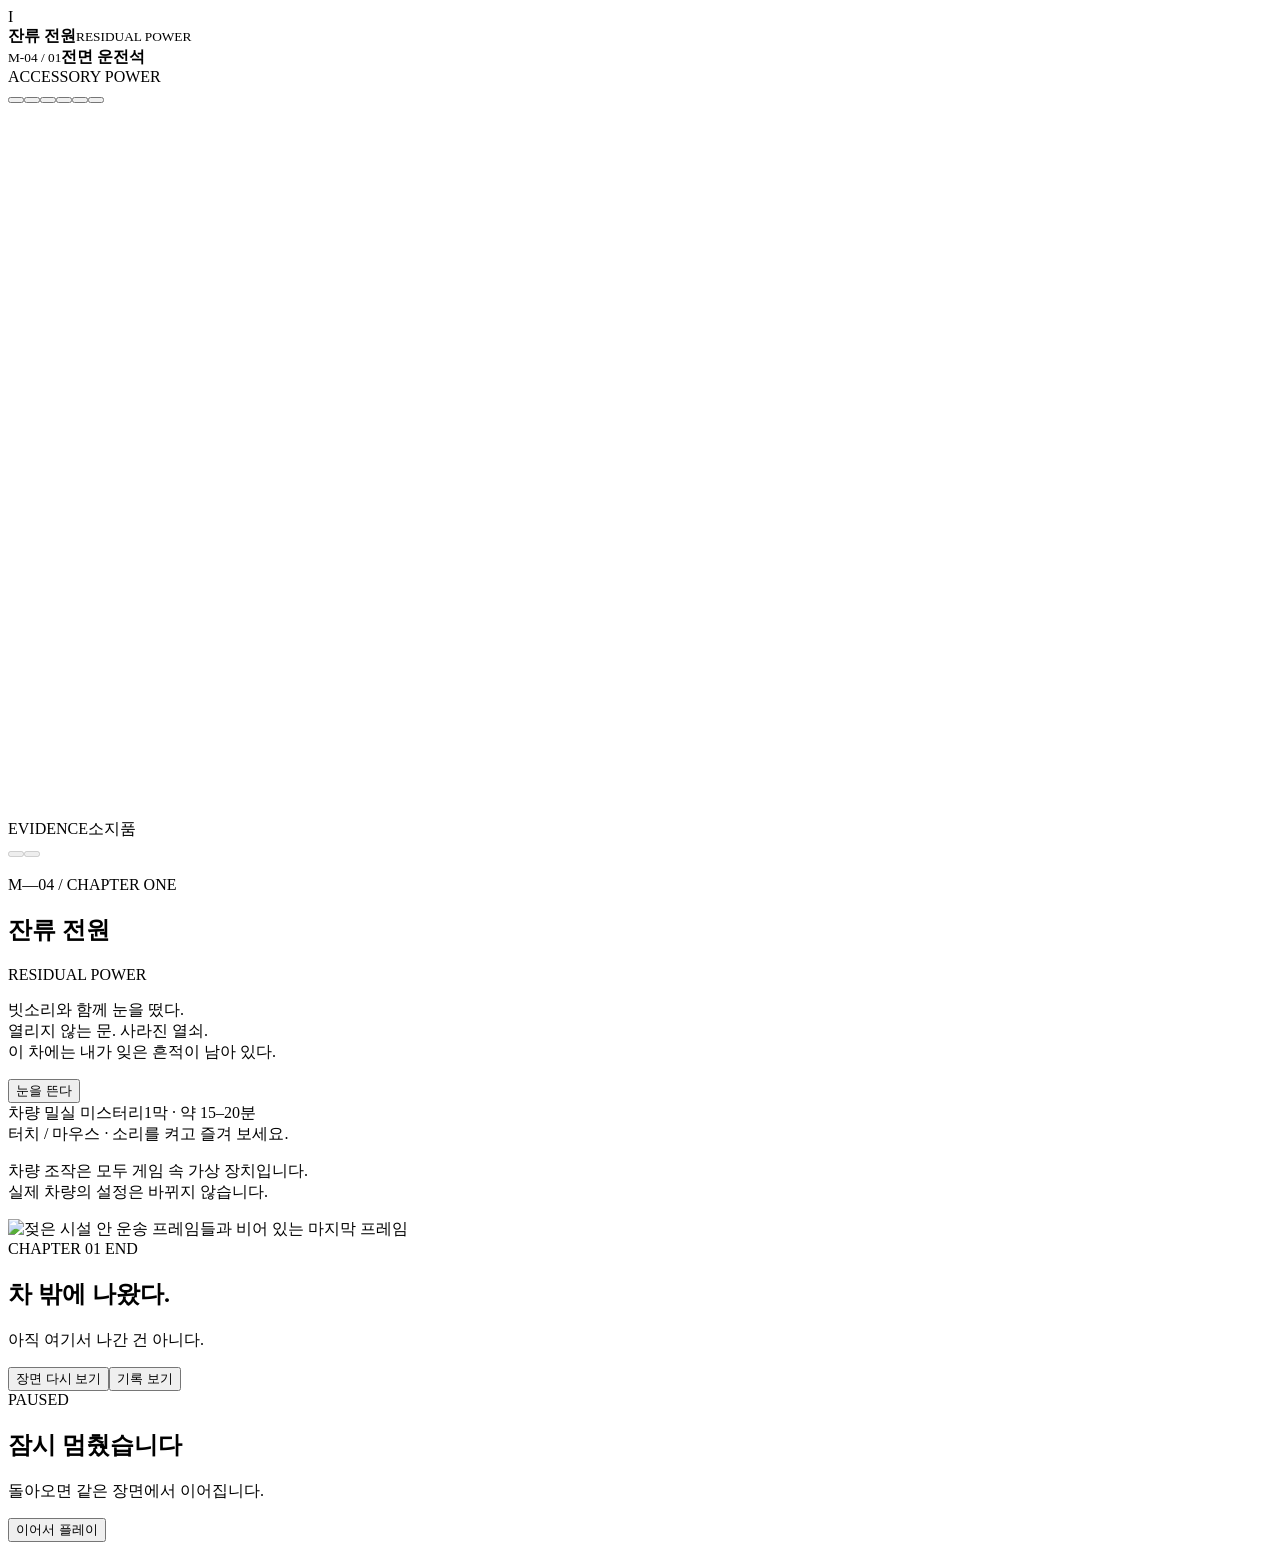
<file: Residual-Power-html버전/source/template.html>
<!doctype html>
<html lang="ko"><head><meta charset="utf-8"><meta name="viewport" content="width=device-width,initial-scale=1,viewport-fit=cover"><meta name="theme-color" content="#17252c"><title>잔류 전원 · RESIDUAL POWER</title><style>__STYLE__</style></head>
<body>
<main id="app" aria-label="잔류 전원 차량 탈출 게임">
 <header id="topbar"><div class="wordmark"><span class="emblem">I</span><div><strong>잔류 전원</strong><small>RESIDUAL POWER</small></div></div><div class="top-location"><small id="scene-code">M-04 / 01</small><strong id="scene-title">전면 운전석</strong></div><div class="residual-status"><i class="status-dot"></i>ACCESSORY POWER</div><div class="top-tools"><button id="input-button" class="icon-button" aria-label="차량 입력 · 화면 조작 보조" title="가상 입력"></button><button id="sound-button" class="icon-button" aria-label="소리 끄기" title="소리"></button><button id="notebook-button" class="icon-button" aria-label="수첩" title="수첩"></button><button id="assist-button" class="icon-button optional-tool" aria-label="조사 영역 표시" aria-pressed="false" title="조사 영역"></button><button id="hint-button" class="icon-button" aria-label="단계별 힌트" title="힌트"></button><button id="menu-button" class="icon-button" aria-label="일시정지 메뉴" title="일시정지"></button></div></header>
 <section id="scene-area" aria-label="차량 내부"><div id="world"><img id="bg" alt=""><svg id="world-svg" viewBox="0 0 1672 941" xmlns="http://www.w3.org/2000/svg" aria-label="차량 조사 영역"></svg></div><div id="hover-name" aria-hidden="true"></div><div id="toast" role="status" aria-live="polite"></div></section>
 <footer id="bottom"><nav id="view-nav" aria-label="차량 시점"></nav><div class="item-dock"><div class="dock-label">EVIDENCE<span>소지품</span></div><div id="slots" class="slots" role="group" aria-label="인벤토리"></div><div id="selection-caption" class="selection-caption"></div><div class="item-actions"><button id="inspect-item" class="small-action" disabled></button><button id="combine-items" class="small-action" disabled></button></div></div></footer>
 <div id="modal" role="dialog" aria-modal="true" aria-labelledby="modal-title"><section id="panel" class="panel"></section></div>
 <section id="intro" aria-label="게임 시작"><img id="intro-art" class="intro-art" alt=""><div class="intro-shade"></div><div class="intro-copy"><div class="intro-overline">M—04 / CHAPTER ONE</div><h1>잔류 전원</h1><div class="intro-eng">RESIDUAL POWER</div><p>빗소리와 함께 눈을 떴다.<br>열리지 않는 문. 사라진 열쇠.<br>이 차에는 내가 잊은 흔적이 남아 있다.</p><div class="intro-actions"><button id="start-game" class="action primary">눈을 뜬다</button><button id="new-game-intro" class="action" hidden>새 게임</button></div><div id="start-status" class="start-status"></div><div class="intro-meta"><span>차량 밀실 미스터리</span><span>1막 · 약 15–20분</span><br>터치 / 마우스 · 소리를 켜고 즐겨 보세요.</div><p class="intro-notice">차량 조작은 모두 게임 속 가상 장치입니다.<br>실제 차량의 설정은 바뀌지 않습니다.</p></div></section>
 <section id="ending" aria-label="1막 종료"><div id="ending-frame" class="ending-frame"><img id="end-art" class="end-art" alt="젖은 시설 안 운송 프레임들과 비어 있는 마지막 프레임"><div id="end-labels" class="end-labels"></div></div><div id="ending-caption" class="ending-caption"><div class="eyebrow">CHAPTER 01 END</div><h2>차 밖에 나왔다.</h2><p>아직 여기서 나간 건 아니다.</p><button id="replay-ending" class="action">장면 다시 보기</button><button id="end-menu" class="action">기록 보기</button></div></section>
 <div id="paused-screen" role="dialog" aria-modal="true" aria-labelledby="pause-title"><div class="pause-card"><div class="eyebrow">PAUSED</div><h2 id="pause-title">잠시 멈췄습니다</h2><p id="pause-reason">돌아오면 같은 장면에서 이어집니다.</p><button id="resume-game" class="action primary">이어서 플레이</button><button id="pause-assist-on" class="action" hidden>화면 조작 보조 ON으로 변경</button></div></div>
 <div id="save-error" class="save-error" role="status"></div>
</main>
<script>__ENGINE__</script><script>const CONTENT=__CONTENT__;const ASSETS=__ASSETS__;const ALPHA=__ALPHA__;const RECORDING=__RECORDING__;const PROFILES=__PROFILES__;</script><script>__APP__</script>
</body></html>
</file>
